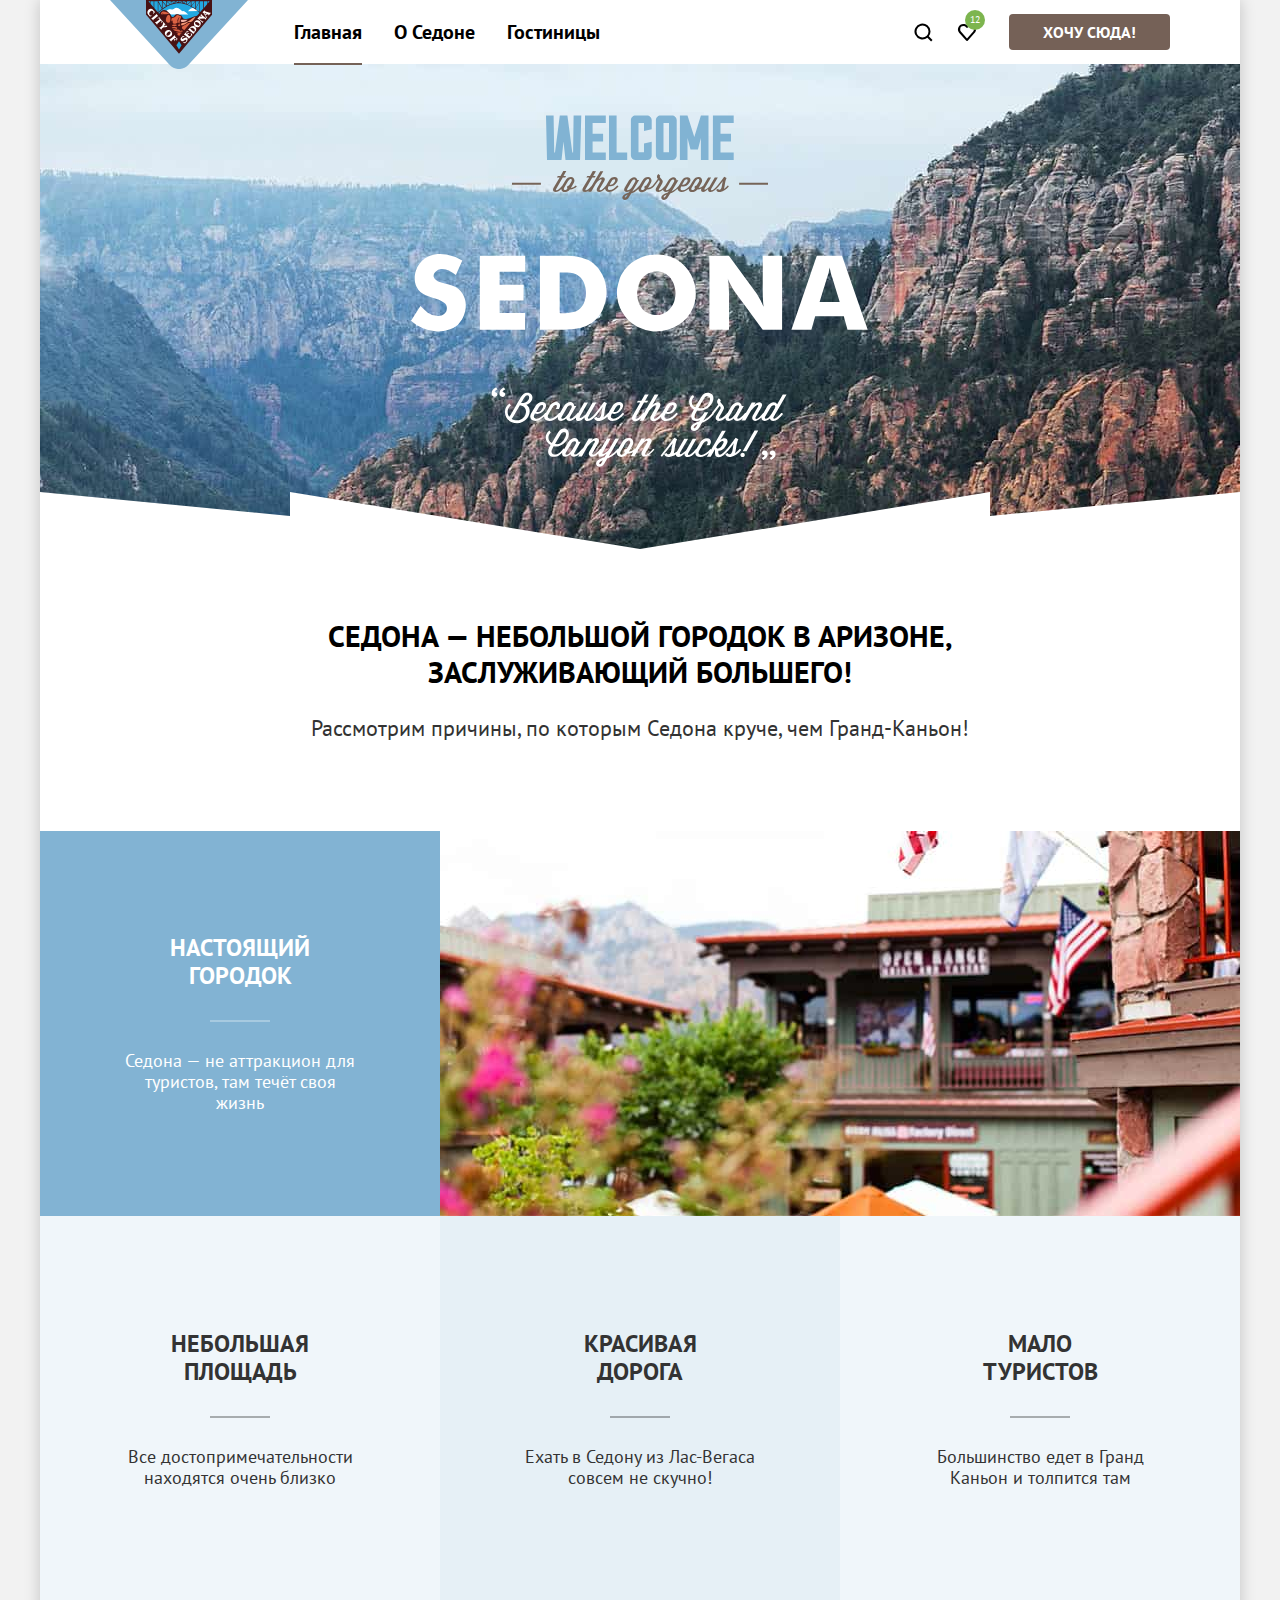
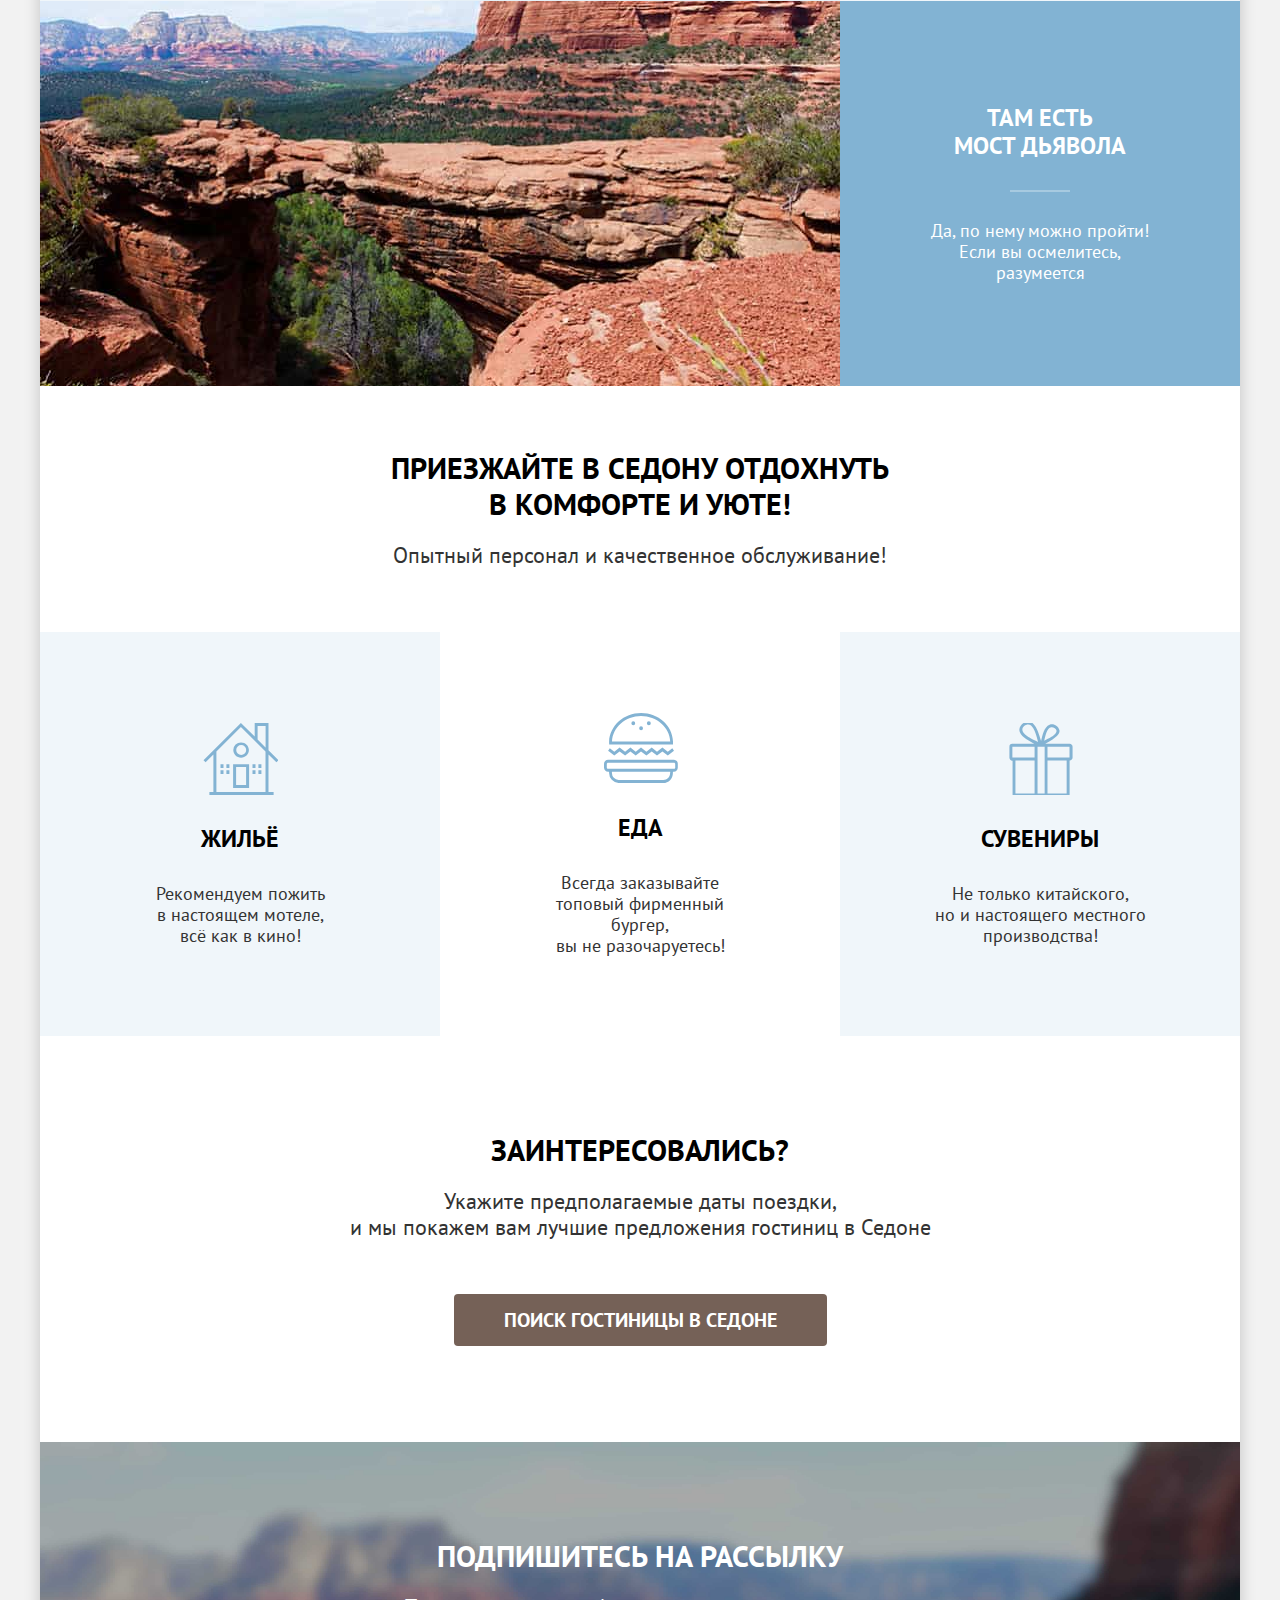
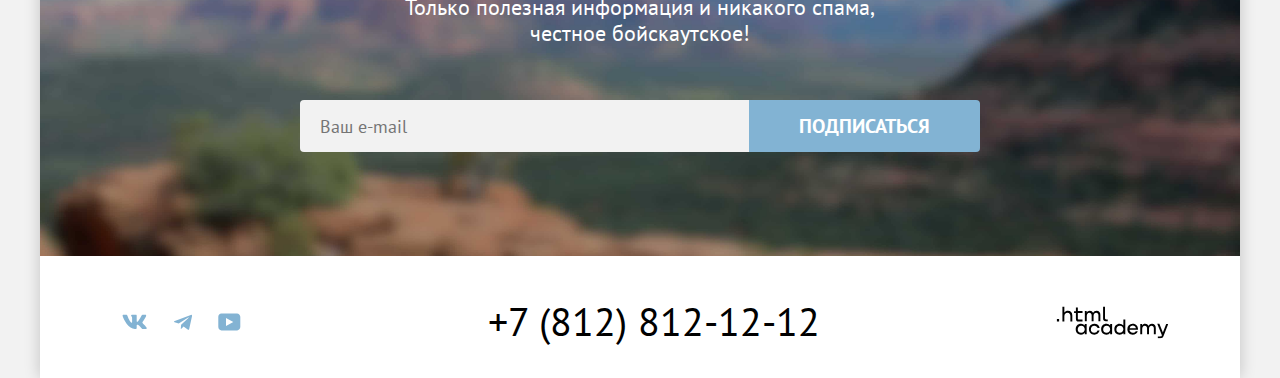
<file: index.html>
<!DOCTYPE html>
<html lang="ru">

  <head>
    <meta charset="utf-8">
    <title>HTML Academy: Седона</title>
    <link rel="stylesheet" href="styles/styles.css">
    <link rel="icon" type="image/x-icon" href="favicon.ico">
  </head>

  <body>
    <div class="page-container">
      <header class="page-header" data-test="header">
        <nav class="navigation content-container">
          <a href="#" class="navigation-logo">
            <img class="navigation-logo-img" src="images/logo.svg" width="140" height="70" alt="Логотип Седона.">
          </a>
          <ul class="navigation-list">
            <li class="navigation-item">
              <a class="navigation-link link-active" aria-current="page" href="#">Главная</a>
            </li>
            <li class="navigation-item">
              <a class="navigation-link" href="#">О Седоне</a>
            </li>
            <li class="navigation-item">
              <a class="navigation-link" href="catalog.html">Гостиницы</a>
            </li>
          </ul>
          <ul class="navigation-user">
            <li class="navigation-user-item">
              <a class="navigation-user-link navigation-user-search" href="#">
                <span class="visually-hidden">Поиск</span>
              </a>
            </li>
            <li class="navigation-user-item">
              <a class="navigation-user-link navigation-user-favourite" href="#">

                <span class="visually-hidden">Избранное</span>
                <span class="favourite-count">12</span>
              </a>
            </li>
          </ul>
          <a class="navigation-button button" href="#"> Хочу сюда!</a>
        </nav>
      </header>
      <main class="main-index main-container" data-test="main">

        <section class="hero" data-test="hero">
          <h1 class="visually-hidden">Cедона - городок для отдыха</h1>
          <img class="hero-img" src="images/welcome.svg" width="458" height="352"
            alt="Welcome to the gorgeous Sedona, because the Grand Canyon sucks!">
        </section>
        <section class="advantages" data-test="advantages">
          <h2 class="visually-hidden">Преимущества Седоны</h2>
          <div class="advantages-slogan-container content-container">
            <p class="common">Седона — небольшой городок в Аризоне, заслуживающий большего!</p>
            <p>Рассмотрим причины, по которым Седона круче, чем Гранд-Каньон!</p>
          </div>
          <ul class="advantages-list">
            <li class="advantages-item wide">
              <div class="item-container">
                <h3 class="advantages-title">Настоящий городок</h3>
                <p class="advantages-description">Седона — не аттракцион для туристов, там течёт своя жизнь</p>
              </div>
              <img class="advantages-img" src="images/photo-1.jpg" width="800" height="385"
                alt="Домики Седоны на фоне гор.">
            </li>
            <li class="advantages-item">
              <h3 class="advantages-title">Небольшая площадь</h3>
              <p class="advantages-description">Все достопримечательности<br>находятся очень близко</p>

            </li>
            <li class="advantages-item">
              <h3 class="advantages-title">Красивая<br>дорога</h3>
              <p class="advantages-description">Ехать в Седону из Лас-Вегаса<br>совсем не скучно!</p>

            </li>
            <li class="advantages-item">
              <h3 class="advantages-title">Мало<br>туристов</h3>
              <p class="advantages-description">Большинство едет в Гранд<br>Каньон и толпится там</p>
            </li>

            <li class="advantages-item wide">
              <img class="advantages-img" src="images/photo-2.jpg" width="800" height="385" alt="Горная узкая дорога.">
              <div class="item-container">
                <h3 class="advantages-title">Там есть<br>мост дьявола</h3>
                <p class="advantages-description">Да, по нему можно пройти!<br>Если вы осмелитесь, разумеется</p>
              </div>
            </li>
          </ul>
        </section>
        <section class="features" data-test="service">
          <div class="features-slogan-container content-container">
            <p class="common">Приезжайте в Седону отдохнуть<br> в комфорте и уюте!</p>
            <p>Опытный персонал и качественное обслуживание!</p>
          </div>
          <ul class="features-list">
            <li class="features-item">
              <h4 class="features-title icon-house">Жильё</h4>
              <p class="features-description">Рекомендуем пожить<br>в настоящем мотеле,<br> всё как в кино!</p>
            </li>
            <li class="features-item">
              <h4 class="features-title icon-food">Еда</h4>
              <p class="features-description">Всегда заказывайте<br>топовый фирменный бургер,<br> вы не разочаруетесь!
              </p>
            </li>
            <li class="features-item">
              <h4 class="features-title icon-gift">Сувениры</h4>
              <p class="features-description">Не только китайского,<br> но и настоящего местного производства!</p>
            </li>
          </ul>
        </section>
        <section class="search" data-test="search">
          <div class="content-container search-text-container">
            <h2 class="search-title common">Заинтересовались?</h2>
            <p class="search-description">Укажите предполагаемые даты поездки,<br> и мы покажем вам лучшие предложения
              гостиниц
              в Седоне</p>
            <button class="search-link" type="button">Поиск гостиницы в Седоне</button>
          </div>
        </section>
        <section class="subscribe" data-test="subscribe">
          <div class="content-container subscribe-container">
            <h2 class="subscribe-title">Подпишитесь на рассылку</h2>
            <p class="subscribe-description">Только полезная информация и никакого спама,<br> честное бойскаутское!</p>
            <form class="subscribe-form" action="https://echo.htmlacademy.ru/" method="get">
              <label class="visually-hidden" for="user-email">Email: </label>
              <input class="subscribe-input" required type="email" placeholder="Ваш e-mail" id="user-email"
                name="user-name">
              <button class="submit-button" type="submit">Подписаться</button>
            </form>
          </div>
        </section>

      </main>
      <footer class="page-footer" data-test="footer">
        <div class="page-footer-container content-container">
          <ul class="social-list">
            <li class="social-item">
              <a href="https://vk.com/htmlacademy" class="social-link">
                <svg class="social-svg" role="img" aria-label="Вконтакте." xmlns="http://www.w3.org/2000/svg" width="25"
                  height="15" viewBox="0 0 25 15">
                  <path fill-rule="evenodd"
                    d="M24.1 1.8c.2-.5 0-1-.8-1h-2.6c-.7 0-1 .4-1.1.8 0 0-1.4 3.2-3.3 5.3-.6.6-.9.8-1.2.8-.2 0-.4-.2-.4-.8V1.8c0-.7-.2-1-.8-1h-4c-.5 0-.8.4-.8.6 0 .7 1 .8 1 2.6v3.8c0 .8 0 1-.4 1-.9 0-3-3.3-4.3-7-.3-.7-.5-1-1.2-1H1.6c-.8 0-1 .4-1 .8 0 .7 1 4 4.2 8.5C7 13.2 10 15 12.8 15c1.7 0 1.9-.4 1.9-1v-2.4c0-.7.2-.8.7-.8.4 0 1 .1 2.6 1.6 1.8 1.8 2 2.6 3 2.6h2.7c.7 0 1.1-.4 1-1.1-.3-.8-1.2-1.8-2.3-3-.6-.8-1.5-1.5-1.8-2-.4-.4-.3-.6 0-1 0 0 3.2-4.5 3.5-6Z"
                    clip-rule="evenodd" />
                </svg>
                <span class="visually-hidden">ВКонтакте</span>
              </a>
            </li>
            <li class="social-item">
              <a href="https://t.me/htmlacademy" class="social-link">
                <svg role="img" aria-label="Телеграмм." xmlns="http://www.w3.org/2000/svg" width="18" height="17"
                  viewBox="0 0 18 17">
                  <path
                    d="M16.8 1 .8 7c-1 .4-1 1-.2 1.3l4.1 1.3 9.5-6c.5-.3.9-.1.5.2l-7.6 7-.3 4.1c.4 0 .6-.2.8-.4l2-2 4.1 3.1c.8.5 1.3.3 1.5-.7L18 2.2c.3-1-.4-1.6-1.1-1.2Z" />
                </svg>
                <span class="visually-hidden">Телеграмм</span>
              </a>
            </li>
            <li class="social-item">
              <a href="https://www.youtube.com/htmlacademy" class="social-link">
                <svg role="img" aria-label="Ютуб." xmlns="http://www.w3.org/2000/svg" width="23" height="18"
                  viewBox="0 0 23 18">
                  <path
                    d="M19 .4H3.4C1.6.4.3 2 .3 3.8v10c0 2 1.3 3.6 3.2 3.6h15.7c1.6 0 3.1-1.6 3.1-3.4V3.8C22.1 2 20.8.4 19 .4ZM8 12.9v-8l7.3 4-7.3 4Z" />
                </svg>
                <span class="visually-hidden">Ютуб</span>
              </a>
            </li>
          </ul>
          <a href="tel:+78128121212" class="footer-tel">+7 (812) 812-12-12</a>
          <a class="copyright" href="https://htmlacademy.ru/">
            <svg class="copyright-logo" role="img" aria-label="Логотип HTML Academy." xmlns="http://www.w3.org/2000/svg"
              width="115" height="34" viewBox="0 0 115 34">
              <g clip-path="url(#a)">
                <path
                  d="M0 13.3v2.6h2.5v-2.6H0ZM11.6 4.9c-1.6 0-2.8.7-3.6 1.7h-.1V.4h-2v15.5h2v-5.3C7.9 8.5 9.2 7 11.2 7c1.8 0 2.9 1.4 2.9 3.2v5.7h2V9.8c.1-3-1.8-5-4.5-5ZM26.6 5.2h-4.8V1.5h-2v3.8h-1.9v2h1.9v6c0 1.7 1 2.7 2.7 2.7h4.1v-2h-3.7c-.7 0-1.1-.4-1.1-1.1V7.2h4.8v-2ZM41.1 5c-1.6 0-2.9.8-3.5 2h-.1a3.7 3.7 0 0 0-3.4-2c-1.4 0-2.5.8-3.1 1.8h-.1V5.2H29v10.6h2v-5.4c0-2 1-3.5 2.6-3.5 1.5 0 2.4 1 2.4 2.6v6.3h2v-5.6c0-2.4 1.4-3.3 2.6-3.3 1.5 0 2.4 1 2.4 2.6v6.3h2V9.3c.1-2.5-1.4-4.3-3.9-4.3ZM47.8 13c0 1.8 1 2.8 2.8 2.8h2v-2h-1.7c-.7 0-1.1-.4-1.1-1.1V.4h-2V13ZM28.9 20a4.9 4.9 0 0 0-3.9-1.7c-3.1 0-5.4 2.3-5.4 5.6s2.3 5.6 5.4 5.6c1.8 0 3-.8 3.8-2h.1v1.7h2V18.6h-2V20Zm-3.6 7.5a3.5 3.5 0 0 1-3.6-3.6c0-2 1.4-3.6 3.6-3.6s3.6 1.6 3.6 3.6c0 1.9-1.4 3.6-3.6 3.6ZM44.2 22.4c-.5-2.4-2.6-4.1-5.4-4.1a5.4 5.4 0 0 0-5.6 5.6c0 3 2.2 5.6 5.6 5.6 2.8 0 4.9-1.8 5.4-4.2h-2.1a3.4 3.4 0 0 1-3.3 2.3 3.5 3.5 0 0 1-3.6-3.6c0-2 1.4-3.6 3.6-3.6 1.6 0 2.8 1 3.3 2.2h2.1v-.2ZM55.1 20a4.9 4.9 0 0 0-3.9-1.7c-3.1 0-5.4 2.3-5.4 5.6s2.3 5.6 5.4 5.6c1.8 0 3-.8 3.8-2h.1v1.7h2V18.6h-2V20Zm-3.6 7.5a3.5 3.5 0 0 1-3.6-3.6c0-2 1.4-3.6 3.6-3.6s3.6 1.6 3.6 3.6c0 1.9-1.5 3.6-3.6 3.6ZM68.7 20.2a5 5 0 0 0-3.9-2c-3.1 0-5.4 2.4-5.4 5.7 0 3.3 2.2 5.6 5.4 5.6 1.7 0 3-.8 3.8-1.8h.1v1.5h2V13.8h-2v6.4Zm-3.6 7.3a3.5 3.5 0 0 1-3.6-3.6c0-2 1.4-3.6 3.6-3.6s3.6 1.6 3.6 3.6c-.1 2-1.5 3.6-3.6 3.6ZM78.3 18.3a5.4 5.4 0 0 0-5.5 5.6c0 3 2.1 5.6 5.5 5.6 2.5 0 4.5-1.3 5.2-3.6h-2.1c-.5 1-1.6 1.6-3 1.6-1.9 0-3.3-1.3-3.4-3h8.8c.2-3.5-2-6.2-5.5-6.2Zm0 1.9c1.7 0 3 1 3.3 2.6h-6.5a3.2 3.2 0 0 1 3.2-2.6ZM98.2 18.3a4 4 0 0 0-3.6 2h-.1c-.6-1.2-1.8-2-3.4-2-1.4 0-2.5.7-3.1 1.8v-1.5h-1.9v10.6h2v-5.4c0-2 1-3.4 2.6-3.5 1.5 0 2.4 1 2.4 2.6v6.3h2v-5.6c0-2.4 1.4-3.3 2.6-3.3 1.5 0 2.4 1 2.4 2.6v6.3h2v-6.5c.1-2.6-1.4-4.4-3.9-4.4ZM109.4 27.4l-3.6-9h-2.2l4.8 11.7c-.3.9-.7 1.2-1.7 1.2h-2.5v2h2.5c1.8 0 2.8-.8 3.5-2.6l4.7-12.2h-2.1l-3.4 8.9Z" />
              </g>
              <defs>
                <clipPath id="a">
                  <path d=" M0 .4h115v33H0z" />
                </clipPath>
              </defs>
            </svg>
          </a>
        </div>
      </footer>
    </div>
    <div class="modal-container modal-hide">
      <div class="modal">
        <button class="modal-close-button" type="button">
          <span class="visually-hidden">Закрыть</span>
        </button>
        <section class="modal-search">
          <h2 class="modal-search-title">Поиск гостиницы в Седоне</h2>
          <form class="modal-form" action="https://echo.htmlacademy.ru/" method="get">
            <div class="modal-label-container date-container">
              <label class="modal-label" for="date-arrival">Дата Заезда:</label>
              <div class="alert-input-container">
                <input id="date-arrival" required type="text" name="date-arrival" placeholder="Укажите дату"
                  value="27 апреля 2020">
                <span class="alert alert-error">Мы не можем отправить вас в прошлое.</span>
              </div>
            </div>
            <div class="modal-label-container date-container">
              <label class="modal-label" for="date-departure">Дата Выезда:</label>
              <div class="alert-input-container">
                <input id="date-departure" required type="text" name="date-departure" placeholder="Укажите дату"
                  value="1 сентября 2023">
                <span class="alert">На эти даты есть свободные номера. Пока есть.</span>
              </div>
            </div>
            <div class="modal-label-container">
              <label for="adult" class="modal-label count-label">Взрослые: </label>
              <div class="modal-button-container">
                <button class="count-less count-number" type="button"><span class="visually-hidden">Уменьшить
                    количество
                    взрослых</span>
                  <svg xmlns="http://www.w3.org/2000/svg" role="img" aria-label="Знак минуса" width="20" height="20"
                    viewBox="0 0 20 20">
                    <path class="count-path" fill="#756157" fill-opacity=".3" d="M3 9v2h14V9H3Z" />
                  </svg></button>
                <input id="adult" required type="number" value="2" name="adult-count" class="count-input">
                <button class="count-more count-number" type="button"><span class="visually-hidden">Увеличить
                    количество
                    взрослых</span><svg role="img" aria-label="Знак плюса" xmlns="http://www.w3.org/2000/svg" width="20"
                    height="20" fill="none" viewBox="0 0 20 20">
                    <path class="count-path" fill="#756157" fill-opacity=".3" d="M17 9h-6V3H9v6H3v2h6v6h2v-6h6V9Z" />
                  </svg>
                </button>
              </div>
            </div>
            <div class="modal-label-container">
              <span class="modal-label">
                <label class="modal-label count-label" for="kid">Дети:</label>
                <span class="tooltip"><button class="tooltip-toggle" aria-labelledby="tooltip-label-date"
                    type="button"></button>
                  <span role="tooltip" id="tooltip-label-date" class="tooltip-text">Укажите количество детей, которые
                    будут с вами, возраст которых от 6 до 18 лет. Дети до 6 лет размещаются бесплатно.</span>
                </span>
              </span>
              <div class="modal-button-container">
                <button class="count-less count-number" type="button"><span class="visually-hidden">Уменьшить
                    количество
                    детей</span><svg role="img" aria-label="Знак минуса" xmlns="http://www.w3.org/2000/svg" width="20"
                    height="20" fill="none" viewBox="0 0 20 20">
                    <path class="count-path" fill="#756157" fill-opacity=".3" d="M3 9v2h14V9H3Z" />
                  </svg></button>
                <input id="kid" required type="number" value="2" name="kid-count" class="count-input">
                <button class="count-more count-number" type="button"><span class="visually-hidden">Увеличить
                    количество
                    детей</span><svg aria-label="Знак плюса" role="img" xmlns="http://www.w3.org/2000/svg" width="20"
                    height="20" fill="none" viewBox="0 0 20 20">
                    <path class="count-path" fill="#756157" fill-opacity=".3" d="M17 9h-6V3H9v6H3v2h6v6h2v-6h6V9Z" />
                  </svg>
                </button>
              </div>
            </div>
            <button type="submit" class="button modal-button">Найти</button>
          </form>
        </section>
      </div>
    </div>
  </body>

</html>
</file>
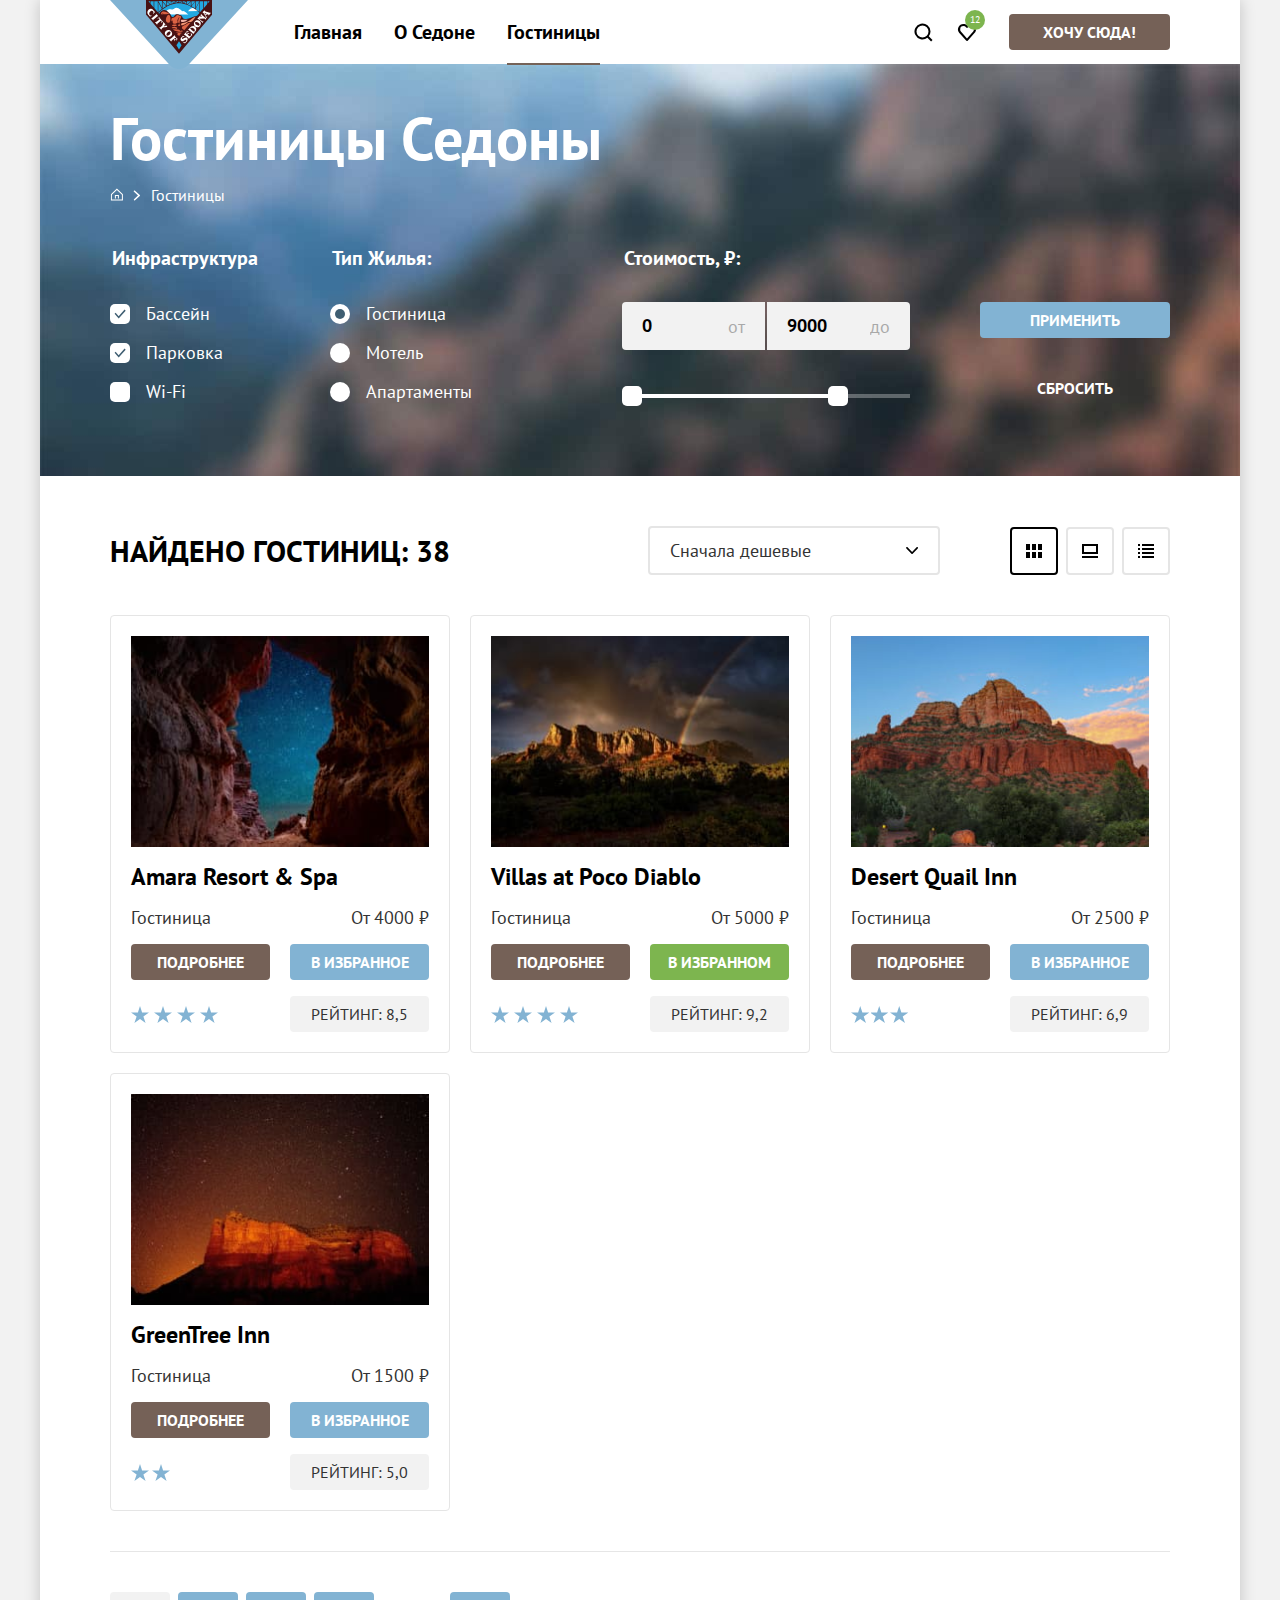
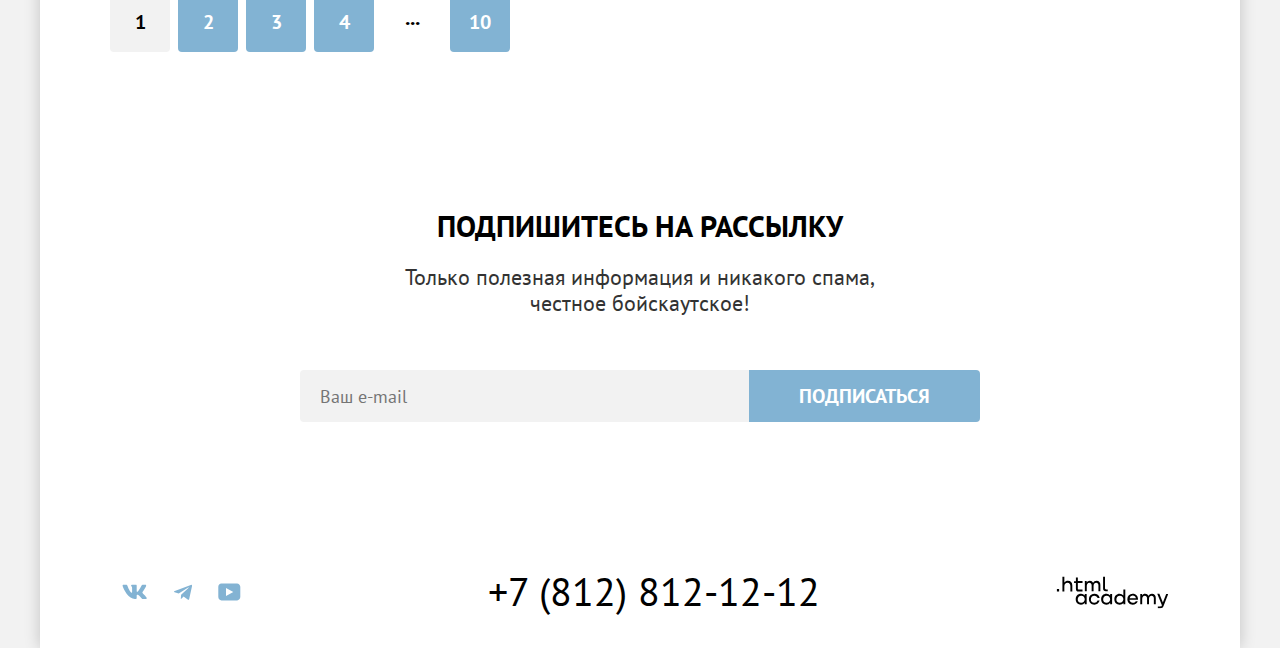
<file: catalog.html>
<!DOCTYPE html>
<html lang="ru">

  <head>
    <meta charset="utf-8">
    <title>Седона. Гостиницы</title>
    <link rel="stylesheet" href="styles/styles.css">
    <link rel="icon" type="image/x-icon" href="favicon.ico">
  </head>

  <body>
    <div class="page-container">
      <header class="page-header" data-test="header">
        <nav class="navigation content-container">
          <a href="index.html" class="navigation-logo">
            <img class="navigation-logo-img" src="images/logo.svg" width="140" height="70" alt="Логотип Седона.">
          </a>
          <ul class="navigation-list">
            <li class="navigation-item">
              <a class="navigation-link" href="index.html">Главная</a>
            </li>
            <li class="navigation-item">
              <a class="navigation-link" href="#">О Седоне</a>
            </li>
            <li class="navigation-item">
              <a class="navigation-link link-active" aria-current="page" href="#">Гостиницы</a>
            </li>
          </ul>
          <ul class="navigation-user">
            <li class="navigation-user-item navigation-user-search">
              <a class="navigation-user-link" href="#">
                <span class="visually-hidden">Поиск</span>
              </a>
            </li>
            <li class="navigation-user-item  navigation-user-favourite">
              <a class="navigation-user-link" href="#">
                <span class="visually-hidden">Избранное</span>
                <span class="favourite-count">12</span>
              </a>
            </li>
          </ul>
          <a class="navigation-button button" href="#"> Хочу сюда!</a>
        </nav>
      </header>
      <main class="main-inner main-container" data-test="main">
        <div class="background-container">
          <div class="content-container">
            <h1 class="inner-title">Гостиницы Седоны</h1>
            <ol class="breadcrumbs">
              <li class="breadcrumbs-item">
                <a class="breadcrumbs-link home-link" href="index.html">
                  <span class="visually-hidden">Главная</span>
                </a>
              </li>
              <li class="breadcrumbs-item">
                <a class="breadcrumbs-link" href="#">Гостиницы</a>
              </li>
            </ol>
            <section class="filters" data-test="filter">
              <h2 class="visually-hidden">Фильтры гостиниц</h2>
              <form class="filter-form" action="https://echo.htmlacademy.ru/" method="get">
                <fieldset class="filter-group">
                  <legend class="filter-group-title">Инфраструктура</legend>
                  <ul class="filter-list">
                    <li class="filter-item">
                      <label class="control">
                        <input type="checkbox" class="visually-hidden control-input" name="pool" checked>
                        <span class="control-mark"></span>
                        <span class="control-label">Бассейн</span>
                      </label>
                    </li>
                    <li class="filter-item">
                      <label class="control">
                        <input type="checkbox" class="visually-hidden control-input" name="parking" checked>
                        <span class="control-mark"></span>
                        <span class="control-label">Парковка</span>
                      </label>
                    </li>
                    <li class="filter-item">
                      <label class="control">
                        <input type="checkbox" class="visually-hidden control-input" name="wi-fi">
                        <span class="control-mark"></span>
                        <span class="control-label">Wi-Fi</span>
                      </label>
                    </li>
                  </ul>
                </fieldset>
                <fieldset class="filter-group">
                  <legend class="filter-group-title">Тип Жилья:</legend>
                  <ul class="filter-list">
                    <li class="filter-item">
                      <label class="control">
                        <input type="radio" class="visually-hidden control-input" value="hotel" name="house-type"
                          checked>
                        <span class="control-mark"></span>
                        <span class="control-label">Гостиница</span>
                      </label>
                    </li>
                    <li class="filter-item">
                      <label class="control">
                        <input type="radio" class="visually-hidden control-input" value="motel" name="house-type">
                        <span class="control-mark"></span>
                        <span class="control-label">Мотель</span>
                      </label>
                    </li>
                    <li class="filter-item">
                      <label class="control">
                        <input type="radio" class="visually-hidden control-input" value="apartment" name="house-type">
                        <span class="control-mark"></span>
                        <span class="control-label">Апартаменты</span>
                      </label>
                    </li>
                  </ul>
                </fieldset>
                <fieldset class="filter-group filter-group-price">
                  <legend class="filter-group-title">Стоимость, ₽:</legend>
                  <div class="filter-price-container">
                    <div class="control-interval-container">
                      <label class="control-interval control-input-min">
                        <input type="number" min="0" max="9000" name="min-interval" value="0">
                        <span>от</span>
                      </label>
                      <label class="control-interval control-input-max">
                        <input type="number" min="0" max="9000" name="max-interval" value="9000">
                        <span>до</span>
                      </label>
                    </div>
                    <div class="range-scale ">
                      <div class="range-bar" style="left:0; width: 226px;">
                        <button class="range-scale-button min-button" type="button">
                          <span class="visually-hidden">Минимальная цена</span>
                        </button>
                        <button class="range-scale-button max-button" type="button">
                          <span class="visually-hidden">Максимальная цена</span>
                        </button>
                      </div>
                    </div>
                  </div>
                </fieldset>
                <div class="filter-buttons-container">
                  <button class="filter-submit filter-buttons" type="submit">Применить</button>
                  <button class="filter-reset filter-buttons" type="reset">Сбросить</button>
                </div>

              </form>
            </section>
          </div>
        </div>

        <section class="catalog-products" data-test="catalog">
          <div class="content-container">
            <div class="catalog-products-container">
              <h2 class="catalog-products-title">Найдено гостиниц:
                <span class="search-count">38</span>
              </h2>
              <select class="select-control">
                <option value="cheaper">Сначала дешевые</option>
                <option value="expensive">Сначала дорогие</option>
              </select>
              <ul class="view-products-button">
                <li class="view-products-button-item">
                  <a class="view-products-button-link tile-view view-current" href="#">
                    <span class="visually-hidden">Отобразить плиткой</span>
                  </a>
                </li>
                <li class="view-products-button-item">
                  <a class="view-products-button-link card-view" href="#">
                    <span class="visually-hidden">Отобразить карточкой</span>
                  </a>
                </li>
                <li class="view-products-button-item">
                  <a class="view-products-button-link list-view" href="#">
                    <span class="visually-hidden">Отобразить списком</span>
                  </a>
                </li>
              </ul>
            </div>
            <ul class="products-list">
              <li class="products-card">
                <img class="products-card-img" src="images/catalog-images/hotel-1.jpg" width="300" height="212"
                  alt="Скалы на фоне звезд.">
                <h3 class="products-card-title">Amara Resort & Spa</h3>
                <p class="products-card-type">Гостиница</p>
                <p class="products-card-price">От 4000 ₽</p>
                <a class="products-card-button-more button" href="#">Подробнее</a>
                <button class="favourite-button  button" type="button">В избранное</button>
                <div class="products-card-stars stars-four">
                  <span class="visually-hidden">4 звезды</span>
                </div>
                <p class="products-card-rating">Рейтинг:
                  <span class="rating-count">8,5</span>
                </p>

              </li>
              <li class="products-card">
                <img class="products-card-img" src="images/catalog-images/hotel-2.jpg" width="300" height="212"
                  alt="Скалы на фоне радуги.">
                <h3 class="products-card-title">Villas at Poco Diablo</h3>
                <p class="products-card-type">Гостиница</p>
                <p class="products-card-price">От 5000 ₽</p>
                <a class="products-card-button-more button" href="#">Подробнее</a>
                <button class="unfavourite-button  button" type="button">В избранном</button>
                <div class="products-card-stars stars-four">
                  <span class="visually-hidden">4 звезды</span>
                </div>
                <p class="products-card-rating">Рейтинг:
                  <span class="rating-count">9,2</span>
                </p>

              </li>
              <li class="products-card">
                <img class="products-card-img" src="images/catalog-images/hotel-3.jpg" width="300" height="212"
                  alt="Скала и закат.">
                <h3 class="products-card-title">Desert Quail Inn</h3>
                <p class="products-card-type">Гостиница</p>
                <p class="products-card-price">От 2500 ₽</p>
                <a class="products-card-button-more button" href="#">Подробнее</a>
                <button class="favourite-button  button" type="button">В избранное</button>
                <div class="products-card-stars stars-three">
                  <span class="visually-hidden">3 звезды</span>
                </div>
                <p class="products-card-rating">Рейтинг:
                  <span class="rating-count">6,9</span>
                </p>
              </li>
              <li class="products-card">
                <img class="products-card-img" src="images/catalog-images/hotel-4.jpg" width="300" height="212"
                  alt="Ночное небо со звездами и темные скалы.">
                <h3 class="products-card-title">GreenTree Inn</h3>
                <p class="products-card-type">Гостиница</p>
                <p class="products-card-price">От 1500 ₽</p>
                <a class="products-card-button-more button" href="#">Подробнее</a>
                <button class="favourite-button  button" type="button">В избранное</button>
                <div class="products-card-stars stars-two">
                  <span class="visually-hidden">2 звезды</span>
                </div>
                <p class="products-card-rating">Рейтинг:
                  <span class="rating-count">5,0</span>
                </p>
              </li>
            </ul>
            <ul class="pagination-list">
              <li class="pagination-item">
                <a class="pagination-link link-current" href="#">1</a>
              </li>
              <li class="pagination-item">
                <a class="pagination-link" href="#">2</a>
              </li>
              <li class="pagination-item">
                <a class="pagination-link" href="#">3</a>
              </li>
              <li class="pagination-item">
                <a class="pagination-link" href="#">4</a>
              </li>
              <li class="pagination-item">
                <a class="pagination-link pagination-more" href="#">...</a>

              </li>
              <li class="pagination-item">
                <a class="pagination-link" href="#">10</a>
              </li>
            </ul>
          </div>
        </section>
        <section class="subscribe-catalog" data-test="subscribe">
          <div class="content-container subscribe-container">
            <h2 class="subscribe-title">Подпишитесь на рассылку</h2>
            <p class="subscribe-description">Только полезная информация и никакого спама,<br> честное бойскаутское!</p>
            <form class="subscribe-form" action="https://echo.htmlacademy.ru/" method="get">
              <label class="visually-hidden" for="user-email">Email: </label>
              <input class="subscribe-input" required type="email" placeholder="Ваш e-mail" id="user-email"
                name="user-name">
              <button class="submit-button" type="submit">Подписаться</button>
            </form>
          </div>
        </section>
      </main>
      <footer class="page-footer" data-test="footer">
        <div class="page-footer-container content-container">
          <ul class="social-list">
            <li class="social-item">
              <a href="https://vk.com/htmlacademy" class="social-link">
                <svg class="social-svg" role="img" aria-label="Вконтакте." xmlns="http://www.w3.org/2000/svg" width="25"
                  height="15" viewBox="0 0 25 15">
                  <path fill-rule="evenodd"
                    d="M24.1 1.8c.2-.5 0-1-.8-1h-2.6c-.7 0-1 .4-1.1.8 0 0-1.4 3.2-3.3 5.3-.6.6-.9.8-1.2.8-.2 0-.4-.2-.4-.8V1.8c0-.7-.2-1-.8-1h-4c-.5 0-.8.4-.8.6 0 .7 1 .8 1 2.6v3.8c0 .8 0 1-.4 1-.9 0-3-3.3-4.3-7-.3-.7-.5-1-1.2-1H1.6c-.8 0-1 .4-1 .8 0 .7 1 4 4.2 8.5C7 13.2 10 15 12.8 15c1.7 0 1.9-.4 1.9-1v-2.4c0-.7.2-.8.7-.8.4 0 1 .1 2.6 1.6 1.8 1.8 2 2.6 3 2.6h2.7c.7 0 1.1-.4 1-1.1-.3-.8-1.2-1.8-2.3-3-.6-.8-1.5-1.5-1.8-2-.4-.4-.3-.6 0-1 0 0 3.2-4.5 3.5-6Z"
                    clip-rule="evenodd" />
                </svg>
                <span class="visually-hidden">ВКонтакте</span>
              </a>
            </li>
            <li class="social-item">
              <a href="https://t.me/htmlacademy" class="social-link">
                <svg role="img" aria-label="Телеграмм." xmlns="http://www.w3.org/2000/svg" width="18" height="17"
                  viewBox="0 0 18 17">
                  <path
                    d="M16.8 1 .8 7c-1 .4-1 1-.2 1.3l4.1 1.3 9.5-6c.5-.3.9-.1.5.2l-7.6 7-.3 4.1c.4 0 .6-.2.8-.4l2-2 4.1 3.1c.8.5 1.3.3 1.5-.7L18 2.2c.3-1-.4-1.6-1.1-1.2Z" />
                </svg>
                <span class="visually-hidden">Телеграмм</span>
              </a>
            </li>
            <li class="social-item">
              <a href="https://www.youtube.com/htmlacademy" class="social-link">
                <svg role="img" aria-label="Ютуб." xmlns="http://www.w3.org/2000/svg" width="23" height="18"
                  viewBox="0 0 23 18">
                  <path
                    d="M19 .4H3.4C1.6.4.3 2 .3 3.8v10c0 2 1.3 3.6 3.2 3.6h15.7c1.6 0 3.1-1.6 3.1-3.4V3.8C22.1 2 20.8.4 19 .4ZM8 12.9v-8l7.3 4-7.3 4Z" />
                </svg>
                <span class="visually-hidden">Ютуб</span>
              </a>
            </li>
          </ul>
          <a href="tel:+78128121212" class="footer-tel">+7 (812) 812-12-12</a>
          <a class="copyright" href="https://htmlacademy.ru/">
            <svg class="copyright-logo" role="img" aria-label="Логотип HTML Academy." xmlns="http://www.w3.org/2000/svg"
              width="115" height="34" viewBox="0 0 115 34">
              <g clip-path="url(#a)">
                <path
                  d="M0 13.3v2.6h2.5v-2.6H0ZM11.6 4.9c-1.6 0-2.8.7-3.6 1.7h-.1V.4h-2v15.5h2v-5.3C7.9 8.5 9.2 7 11.2 7c1.8 0 2.9 1.4 2.9 3.2v5.7h2V9.8c.1-3-1.8-5-4.5-5ZM26.6 5.2h-4.8V1.5h-2v3.8h-1.9v2h1.9v6c0 1.7 1 2.7 2.7 2.7h4.1v-2h-3.7c-.7 0-1.1-.4-1.1-1.1V7.2h4.8v-2ZM41.1 5c-1.6 0-2.9.8-3.5 2h-.1a3.7 3.7 0 0 0-3.4-2c-1.4 0-2.5.8-3.1 1.8h-.1V5.2H29v10.6h2v-5.4c0-2 1-3.5 2.6-3.5 1.5 0 2.4 1 2.4 2.6v6.3h2v-5.6c0-2.4 1.4-3.3 2.6-3.3 1.5 0 2.4 1 2.4 2.6v6.3h2V9.3c.1-2.5-1.4-4.3-3.9-4.3ZM47.8 13c0 1.8 1 2.8 2.8 2.8h2v-2h-1.7c-.7 0-1.1-.4-1.1-1.1V.4h-2V13ZM28.9 20a4.9 4.9 0 0 0-3.9-1.7c-3.1 0-5.4 2.3-5.4 5.6s2.3 5.6 5.4 5.6c1.8 0 3-.8 3.8-2h.1v1.7h2V18.6h-2V20Zm-3.6 7.5a3.5 3.5 0 0 1-3.6-3.6c0-2 1.4-3.6 3.6-3.6s3.6 1.6 3.6 3.6c0 1.9-1.4 3.6-3.6 3.6ZM44.2 22.4c-.5-2.4-2.6-4.1-5.4-4.1a5.4 5.4 0 0 0-5.6 5.6c0 3 2.2 5.6 5.6 5.6 2.8 0 4.9-1.8 5.4-4.2h-2.1a3.4 3.4 0 0 1-3.3 2.3 3.5 3.5 0 0 1-3.6-3.6c0-2 1.4-3.6 3.6-3.6 1.6 0 2.8 1 3.3 2.2h2.1v-.2ZM55.1 20a4.9 4.9 0 0 0-3.9-1.7c-3.1 0-5.4 2.3-5.4 5.6s2.3 5.6 5.4 5.6c1.8 0 3-.8 3.8-2h.1v1.7h2V18.6h-2V20Zm-3.6 7.5a3.5 3.5 0 0 1-3.6-3.6c0-2 1.4-3.6 3.6-3.6s3.6 1.6 3.6 3.6c0 1.9-1.5 3.6-3.6 3.6ZM68.7 20.2a5 5 0 0 0-3.9-2c-3.1 0-5.4 2.4-5.4 5.7 0 3.3 2.2 5.6 5.4 5.6 1.7 0 3-.8 3.8-1.8h.1v1.5h2V13.8h-2v6.4Zm-3.6 7.3a3.5 3.5 0 0 1-3.6-3.6c0-2 1.4-3.6 3.6-3.6s3.6 1.6 3.6 3.6c-.1 2-1.5 3.6-3.6 3.6ZM78.3 18.3a5.4 5.4 0 0 0-5.5 5.6c0 3 2.1 5.6 5.5 5.6 2.5 0 4.5-1.3 5.2-3.6h-2.1c-.5 1-1.6 1.6-3 1.6-1.9 0-3.3-1.3-3.4-3h8.8c.2-3.5-2-6.2-5.5-6.2Zm0 1.9c1.7 0 3 1 3.3 2.6h-6.5a3.2 3.2 0 0 1 3.2-2.6ZM98.2 18.3a4 4 0 0 0-3.6 2h-.1c-.6-1.2-1.8-2-3.4-2-1.4 0-2.5.7-3.1 1.8v-1.5h-1.9v10.6h2v-5.4c0-2 1-3.4 2.6-3.5 1.5 0 2.4 1 2.4 2.6v6.3h2v-5.6c0-2.4 1.4-3.3 2.6-3.3 1.5 0 2.4 1 2.4 2.6v6.3h2v-6.5c.1-2.6-1.4-4.4-3.9-4.4ZM109.4 27.4l-3.6-9h-2.2l4.8 11.7c-.3.9-.7 1.2-1.7 1.2h-2.5v2h2.5c1.8 0 2.8-.8 3.5-2.6l4.7-12.2h-2.1l-3.4 8.9Z" />
              </g>
              <defs>
                <clipPath id="a">
                  <path d=" M0 .4h115v33H0z" />
                </clipPath>
              </defs>
            </svg>
          </a>
        </div>
      </footer>
    </div>
  </body>

</html>
</file>
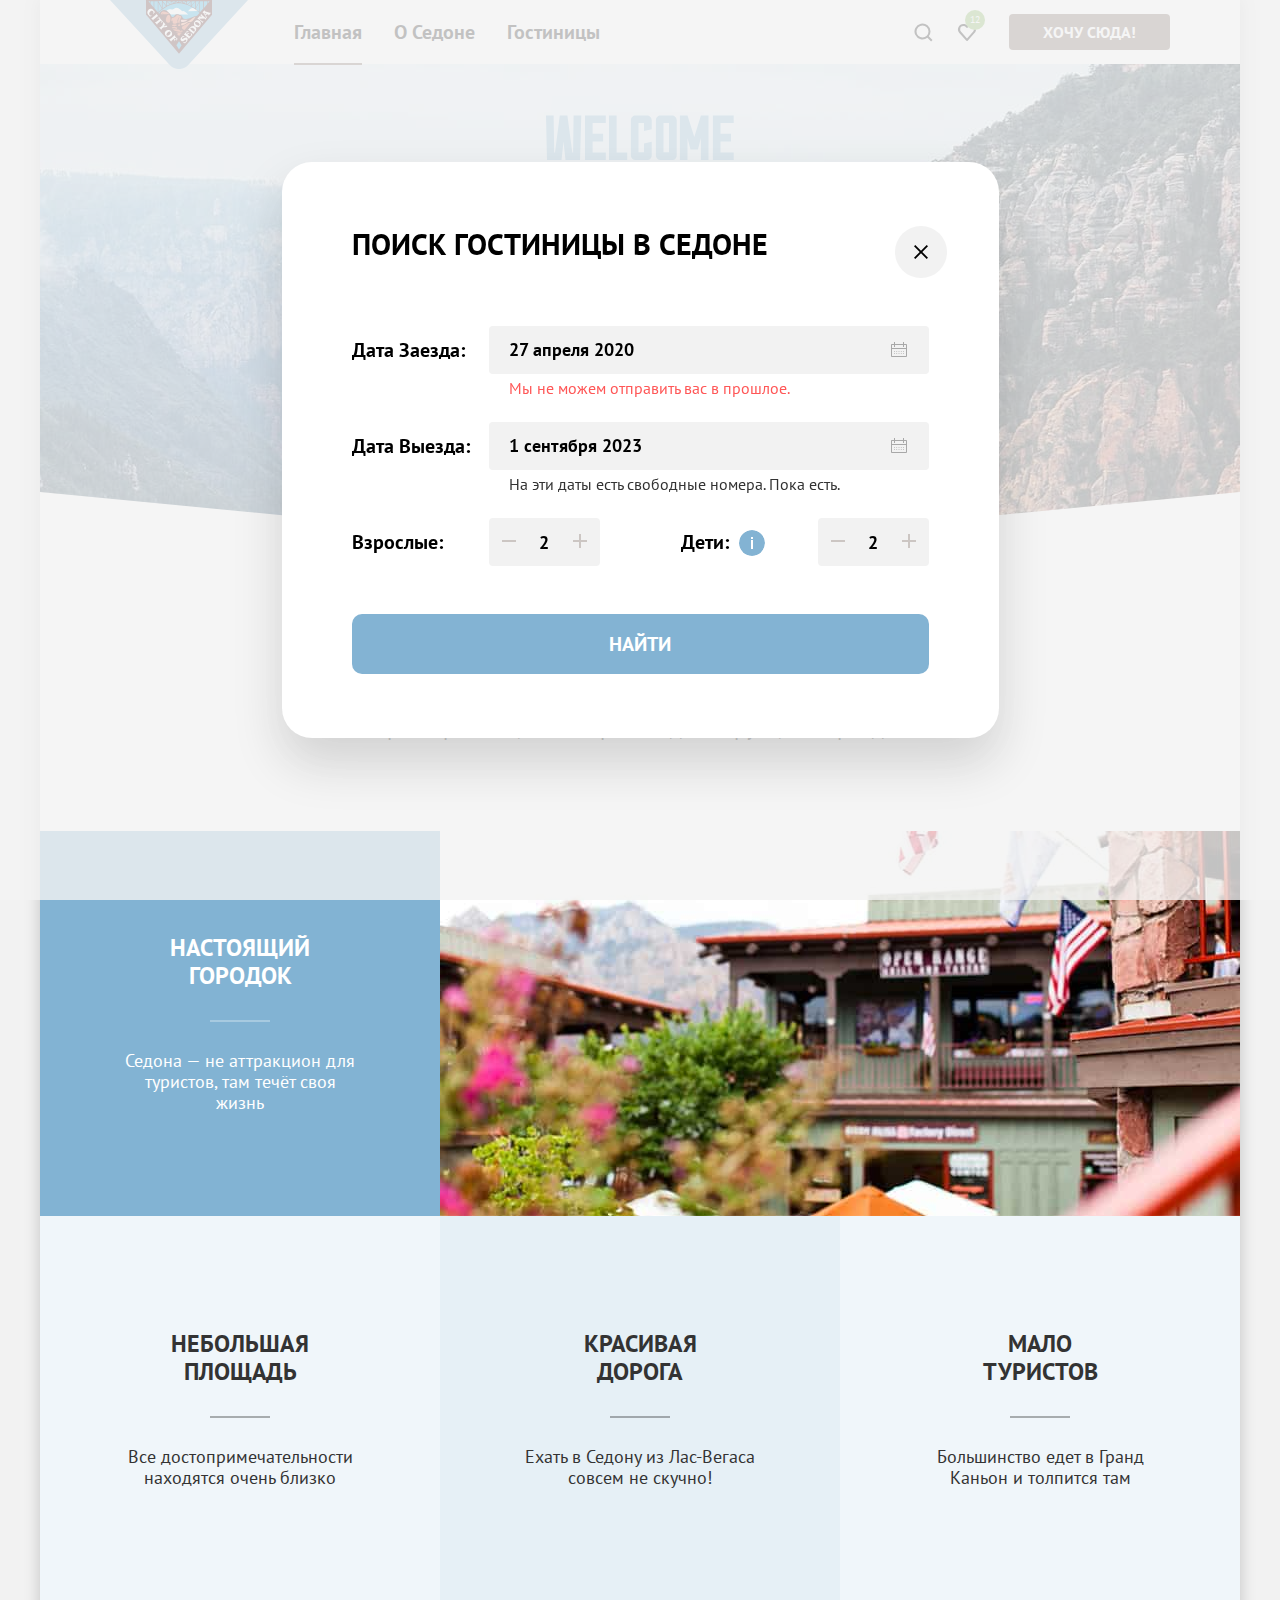
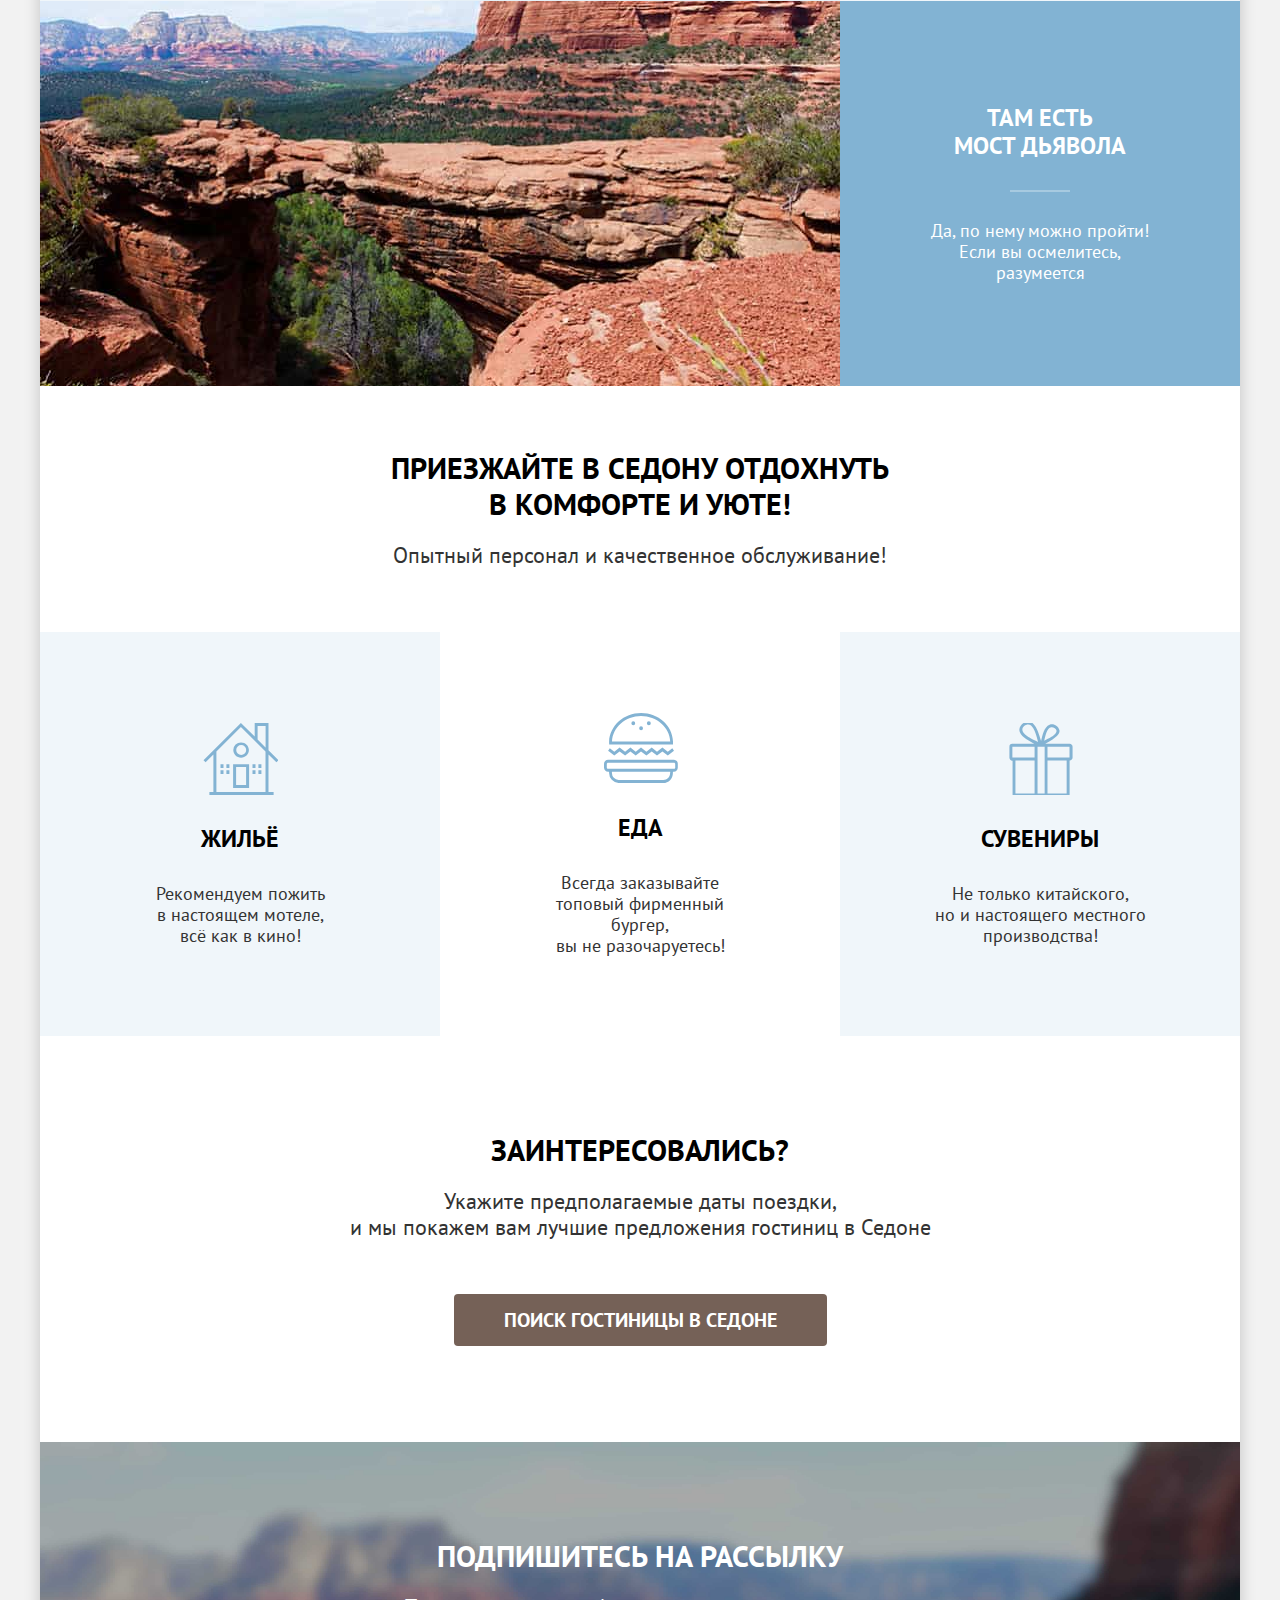
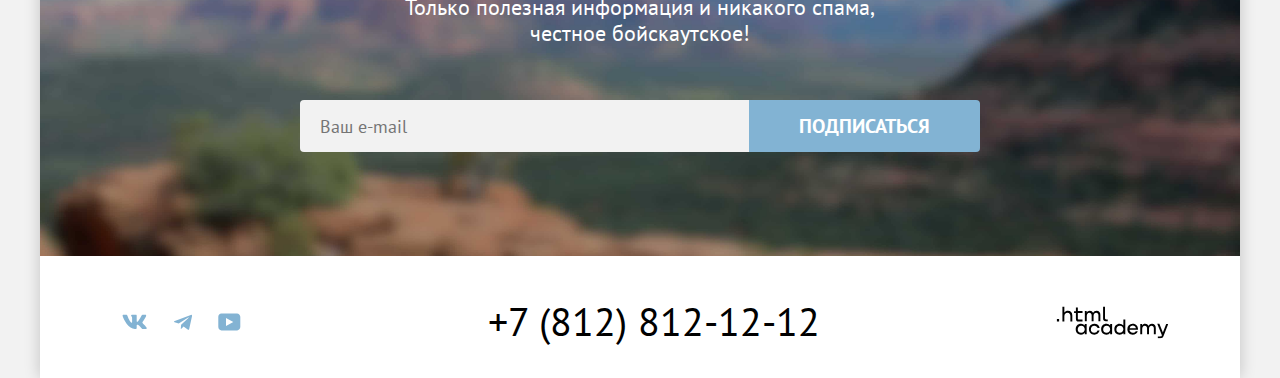
<file: modal.html>
<!DOCTYPE html>
<html lang="ru">

  <head>
    <meta charset="utf-8">
    <title>HTML Academy: Седона</title>
    <link rel="stylesheet" href="styles/styles.css">
    <link rel="icon" type="image/x-icon" href="favicon.ico">
  </head>

  <body>
    <div class="page-container">
      <header class="page-header" data-test="header">
        <nav class="navigation content-container">
          <a href="#" class="navigation-logo">
            <img class="navigation-logo-img" src="images/logo.svg" width="140" height="70" alt="Логотип Седона.">
          </a>
          <ul class="navigation-list">
            <li class="navigation-item">
              <a class="navigation-link link-active" aria-current="page" href="#">Главная</a>
            </li>
            <li class="navigation-item">
              <a class="navigation-link" href="#">О Седоне</a>
            </li>
            <li class="navigation-item">
              <a class="navigation-link" href="catalog.html">Гостиницы</a>
            </li>
          </ul>
          <ul class="navigation-user">
            <li class="navigation-user-item">
              <a class="navigation-user-link navigation-user-search" href="#">
                <span class="visually-hidden">Поиск</span>
              </a>
            </li>
            <li class="navigation-user-item">
              <a class="navigation-user-link navigation-user-favourite" href="#">

                <span class="visually-hidden">Избранное</span>
                <span class="favourite-count">12</span>
              </a>
            </li>
          </ul>
          <a class="navigation-button button" href="#"> Хочу сюда!</a>
        </nav>
      </header>
      <main class="main-index main-container" data-test="main">

        <section class="hero" data-test="hero">
          <h1 class="visually-hidden">Cедона - городок для отдыха</h1>
          <img class="hero-img" src="images/welcome.svg" width="458" height="352"
            alt="Welcome to the gorgeous Sedona, because the Grand Canyon sucks!">
        </section>
        <section class="advantages" data-test="advantages">
          <h2 class="visually-hidden">Преимущества Седоны</h2>
          <div class="advantages-slogan-container content-container">
            <p class="common">Седона — небольшой городок в Аризоне, заслуживающий большего!</p>
            <p>Рассмотрим причины, по которым Седона круче, чем Гранд-Каньон!</p>
          </div>
          <ul class="advantages-list">
            <li class="advantages-item wide">
              <div class="item-container">
                <h3 class="advantages-title">Настоящий городок</h3>
                <p class="advantages-description">Седона — не аттракцион для туристов, там течёт своя жизнь</p>
              </div>
              <img class="advantages-img" src="images/photo-1.jpg" width="800" height="385"
                alt="Домики Седоны на фоне гор.">
            </li>
            <li class="advantages-item">
              <h3 class="advantages-title">Небольшая площадь</h3>
              <p class="advantages-description">Все достопримечательности<br>находятся очень близко</p>

            </li>
            <li class="advantages-item">
              <h3 class="advantages-title">Красивая<br>дорога</h3>
              <p class="advantages-description">Ехать в Седону из Лас-Вегаса<br>совсем не скучно!</p>

            </li>
            <li class="advantages-item">
              <h3 class="advantages-title">Мало<br>туристов</h3>
              <p class="advantages-description">Большинство едет в Гранд<br>Каньон и толпится там</p>
            </li>

            <li class="advantages-item wide">
              <img class="advantages-img" src="images/photo-2.jpg" width="800" height="385" alt="Горная узкая дорога.">
              <div class="item-container">
                <h3 class="advantages-title">Там есть<br>мост дьявола</h3>
                <p class="advantages-description">Да, по нему можно пройти!<br>Если вы осмелитесь, разумеется</p>
              </div>


            </li>
          </ul>
        </section>
        <section class="features" data-test="service">
          <div class="features-slogan-container content-container">
            <p class="common">Приезжайте в Седону отдохнуть<br> в комфорте и уюте!</p>
            <p>Опытный персонал и качественное обслуживание!</p>
          </div>
          <ul class="features-list">
            <li class="features-item">
              <h4 class="features-title icon-house">Жильё</h4>
              <p class="features-description">Рекомендуем пожить<br>в настоящем мотеле,<br> всё как в кино!</p>
            </li>
            <li class="features-item">
              <h4 class="features-title icon-food">Еда</h4>
              <p class="features-description">Всегда заказывайте<br>топовый фирменный бургер,<br> вы не разочаруетесь!
              </p>
            </li>
            <li class="features-item">
              <h4 class="features-title icon-gift">Сувениры</h4>
              <p class="features-description">Не только китайского,<br> но и настоящего местного производства!</p>
            </li>
          </ul>
        </section>
        <section class="search" data-test="search">
          <div class="content-container search-text-container">
            <h2 class="search-title common">Заинтересовались?</h2>
            <p class="search-description">Укажите предполагаемые даты поездки,<br> и мы покажем вам лучшие предложения
              гостиниц
              в Седоне</p>
            <button class="search-link" type="button">Поиск гостиницы в Седоне</button>
          </div>
        </section>
        <section class="subscribe" data-test="subscribe">
          <div class="content-container subscribe-container">
            <h2 class="subscribe-title">Подпишитесь на рассылку</h2>
            <p class="subscribe-description">Только полезная информация и никакого спама,<br> честное бойскаутское!</p>
            <form class="subscribe-form" action="https://echo.htmlacademy.ru/" method="get">
              <label class="visually-hidden" for="user-email">Email: </label>
              <input class="subscribe-input" required type="email" placeholder="Ваш e-mail" id="user-email"
                name="user-name">
              <button class="submit-button" type="submit">Подписаться</button>
            </form>
          </div>
        </section>

      </main>
      <footer class="page-footer" data-test="footer">
        <div class="page-footer-container content-container">
          <ul class="social-list">
            <li class="social-item">
              <a href="https://vk.com/htmlacademy" class="social-link">
                <svg class="social-svg" role="img" aria-label="Вконтакте." xmlns="http://www.w3.org/2000/svg" width="25"
                  height="15" viewBox="0 0 25 15">
                  <path fill-rule="evenodd"
                    d="M24.1 1.8c.2-.5 0-1-.8-1h-2.6c-.7 0-1 .4-1.1.8 0 0-1.4 3.2-3.3 5.3-.6.6-.9.8-1.2.8-.2 0-.4-.2-.4-.8V1.8c0-.7-.2-1-.8-1h-4c-.5 0-.8.4-.8.6 0 .7 1 .8 1 2.6v3.8c0 .8 0 1-.4 1-.9 0-3-3.3-4.3-7-.3-.7-.5-1-1.2-1H1.6c-.8 0-1 .4-1 .8 0 .7 1 4 4.2 8.5C7 13.2 10 15 12.8 15c1.7 0 1.9-.4 1.9-1v-2.4c0-.7.2-.8.7-.8.4 0 1 .1 2.6 1.6 1.8 1.8 2 2.6 3 2.6h2.7c.7 0 1.1-.4 1-1.1-.3-.8-1.2-1.8-2.3-3-.6-.8-1.5-1.5-1.8-2-.4-.4-.3-.6 0-1 0 0 3.2-4.5 3.5-6Z"
                    clip-rule="evenodd" />
                </svg>
                <span class="visually-hidden">ВКонтакте</span>
              </a>
            </li>
            <li class="social-item">
              <a href="https://t.me/htmlacademy" class="social-link">
                <svg role="img" aria-label="Телеграмм." xmlns="http://www.w3.org/2000/svg" width="18" height="17"
                  viewBox="0 0 18 17">
                  <path
                    d="M16.8 1 .8 7c-1 .4-1 1-.2 1.3l4.1 1.3 9.5-6c.5-.3.9-.1.5.2l-7.6 7-.3 4.1c.4 0 .6-.2.8-.4l2-2 4.1 3.1c.8.5 1.3.3 1.5-.7L18 2.2c.3-1-.4-1.6-1.1-1.2Z" />
                </svg>
                <span class="visually-hidden">Телеграмм</span>
              </a>
            </li>
            <li class="social-item">
              <a href="https://www.youtube.com/htmlacademy" class="social-link">
                <svg role="img" aria-label="Ютуб." xmlns="http://www.w3.org/2000/svg" width="23" height="18"
                  viewBox="0 0 23 18">
                  <path
                    d="M19 .4H3.4C1.6.4.3 2 .3 3.8v10c0 2 1.3 3.6 3.2 3.6h15.7c1.6 0 3.1-1.6 3.1-3.4V3.8C22.1 2 20.8.4 19 .4ZM8 12.9v-8l7.3 4-7.3 4Z" />
                </svg>
                <span class="visually-hidden">Ютуб</span>
              </a>
            </li>
          </ul>
          <a href="tel:+78128121212" class="footer-tel">+7 (812) 812-12-12</a>
          <a class="copyright" href="https://htmlacademy.ru/">
            <svg class="copyright-logo" role="img" aria-label="Логотип HTML Academy." xmlns="http://www.w3.org/2000/svg"
              width="115" height="34" viewBox="0 0 115 34">
              <g clip-path="url(#a)">
                <path
                  d="M0 13.3v2.6h2.5v-2.6H0ZM11.6 4.9c-1.6 0-2.8.7-3.6 1.7h-.1V.4h-2v15.5h2v-5.3C7.9 8.5 9.2 7 11.2 7c1.8 0 2.9 1.4 2.9 3.2v5.7h2V9.8c.1-3-1.8-5-4.5-5ZM26.6 5.2h-4.8V1.5h-2v3.8h-1.9v2h1.9v6c0 1.7 1 2.7 2.7 2.7h4.1v-2h-3.7c-.7 0-1.1-.4-1.1-1.1V7.2h4.8v-2ZM41.1 5c-1.6 0-2.9.8-3.5 2h-.1a3.7 3.7 0 0 0-3.4-2c-1.4 0-2.5.8-3.1 1.8h-.1V5.2H29v10.6h2v-5.4c0-2 1-3.5 2.6-3.5 1.5 0 2.4 1 2.4 2.6v6.3h2v-5.6c0-2.4 1.4-3.3 2.6-3.3 1.5 0 2.4 1 2.4 2.6v6.3h2V9.3c.1-2.5-1.4-4.3-3.9-4.3ZM47.8 13c0 1.8 1 2.8 2.8 2.8h2v-2h-1.7c-.7 0-1.1-.4-1.1-1.1V.4h-2V13ZM28.9 20a4.9 4.9 0 0 0-3.9-1.7c-3.1 0-5.4 2.3-5.4 5.6s2.3 5.6 5.4 5.6c1.8 0 3-.8 3.8-2h.1v1.7h2V18.6h-2V20Zm-3.6 7.5a3.5 3.5 0 0 1-3.6-3.6c0-2 1.4-3.6 3.6-3.6s3.6 1.6 3.6 3.6c0 1.9-1.4 3.6-3.6 3.6ZM44.2 22.4c-.5-2.4-2.6-4.1-5.4-4.1a5.4 5.4 0 0 0-5.6 5.6c0 3 2.2 5.6 5.6 5.6 2.8 0 4.9-1.8 5.4-4.2h-2.1a3.4 3.4 0 0 1-3.3 2.3 3.5 3.5 0 0 1-3.6-3.6c0-2 1.4-3.6 3.6-3.6 1.6 0 2.8 1 3.3 2.2h2.1v-.2ZM55.1 20a4.9 4.9 0 0 0-3.9-1.7c-3.1 0-5.4 2.3-5.4 5.6s2.3 5.6 5.4 5.6c1.8 0 3-.8 3.8-2h.1v1.7h2V18.6h-2V20Zm-3.6 7.5a3.5 3.5 0 0 1-3.6-3.6c0-2 1.4-3.6 3.6-3.6s3.6 1.6 3.6 3.6c0 1.9-1.5 3.6-3.6 3.6ZM68.7 20.2a5 5 0 0 0-3.9-2c-3.1 0-5.4 2.4-5.4 5.7 0 3.3 2.2 5.6 5.4 5.6 1.7 0 3-.8 3.8-1.8h.1v1.5h2V13.8h-2v6.4Zm-3.6 7.3a3.5 3.5 0 0 1-3.6-3.6c0-2 1.4-3.6 3.6-3.6s3.6 1.6 3.6 3.6c-.1 2-1.5 3.6-3.6 3.6ZM78.3 18.3a5.4 5.4 0 0 0-5.5 5.6c0 3 2.1 5.6 5.5 5.6 2.5 0 4.5-1.3 5.2-3.6h-2.1c-.5 1-1.6 1.6-3 1.6-1.9 0-3.3-1.3-3.4-3h8.8c.2-3.5-2-6.2-5.5-6.2Zm0 1.9c1.7 0 3 1 3.3 2.6h-6.5a3.2 3.2 0 0 1 3.2-2.6ZM98.2 18.3a4 4 0 0 0-3.6 2h-.1c-.6-1.2-1.8-2-3.4-2-1.4 0-2.5.7-3.1 1.8v-1.5h-1.9v10.6h2v-5.4c0-2 1-3.4 2.6-3.5 1.5 0 2.4 1 2.4 2.6v6.3h2v-5.6c0-2.4 1.4-3.3 2.6-3.3 1.5 0 2.4 1 2.4 2.6v6.3h2v-6.5c.1-2.6-1.4-4.4-3.9-4.4ZM109.4 27.4l-3.6-9h-2.2l4.8 11.7c-.3.9-.7 1.2-1.7 1.2h-2.5v2h2.5c1.8 0 2.8-.8 3.5-2.6l4.7-12.2h-2.1l-3.4 8.9Z" />
              </g>
              <defs>
                <clipPath id="a">
                  <path d=" M0 .4h115v33H0z" />
                </clipPath>
              </defs>
            </svg>
          </a>
        </div>
      </footer>
    </div>
    <div class="modal-container">
      <div class="modal">
        <button class="modal-close-button" type="button">
          <span class="visually-hidden">Закрыть</span>
        </button>
        <section class="modal-search">
          <h2 class="modal-search-title">Поиск гостиницы в Седоне</h2>
          <form class="modal-form" action="https://echo.htmlacademy.ru/" method="get">
            <div class="modal-label-container date-container">
              <label class="modal-label" for="date-arrival">Дата Заезда:</label>
              <div class="alert-input-container">
                <input id="date-arrival" required type="text" name="date-arrival" placeholder="Укажите дату"
                  value="27 апреля 2020">
                <span class="alert alert-error">Мы не можем отправить вас в прошлое.</span>
              </div>
            </div>
            <div class="modal-label-container date-container">
              <label class="modal-label" for="date-departure">Дата Выезда:</label>
              <div class="alert-input-container">
                <input id="date-departure" required type="text" name="date-departure" placeholder="Укажите дату"
                  value="1 сентября 2023">
                <span class="alert">На эти даты есть свободные номера. Пока есть.</span>
              </div>
            </div>
            <div class="modal-label-container">
              <label for="adult" class="modal-label count-label">Взрослые: </label>
              <div class="modal-button-container">
                <button class="count-less count-number" type="button"><span class="visually-hidden">Уменьшить
                    количество
                    взрослых</span>
                  <svg xmlns="http://www.w3.org/2000/svg" role="img" aria-label="Знак минуса" width="20" height="20"
                    viewBox="0 0 20 20">
                    <path class="count-path" fill="#756157" fill-opacity=".3" d="M3 9v2h14V9H3Z" />
                  </svg></button>
                <input id="adult" required type="number" value="2" name="adult-count" class="count-input">
                <button class="count-more count-number" type="button"><span class="visually-hidden">Увеличить
                    количество
                    взрослых</span><svg role="img" aria-label="Знак плюса" xmlns="http://www.w3.org/2000/svg" width="20"
                    height="20" fill="none" viewBox="0 0 20 20">
                    <path class="count-path" fill="#756157" fill-opacity=".3" d="M17 9h-6V3H9v6H3v2h6v6h2v-6h6V9Z" />
                  </svg>
                </button>
              </div>
            </div>
            <div class="modal-label-container">
              <span class="modal-label">
                <label class="modal-label count-label" for="kid">Дети:</label>
                <span class="tooltip"><button class="tooltip-toggle" aria-labelledby="tooltip-label-date"
                    type="button"></button>
                  <span role="tooltip" id="tooltip-label-date" class="tooltip-text">Укажите количество детей, которые
                    будут с вами, возраст которых от 6 до 18 лет. Дети до 6 лет размещаются бесплатно.</span>
                </span>
              </span>
              <div class="modal-button-container">
                <button class="count-less count-number" type="button"><span class="visually-hidden">Уменьшить
                    количество
                    детей</span><svg role="img" aria-label="Знак минуса" xmlns="http://www.w3.org/2000/svg" width="20"
                    height="20" fill="none" viewBox="0 0 20 20">
                    <path class="count-path" fill="#756157" fill-opacity=".3" d="M3 9v2h14V9H3Z" />
                  </svg></button>
                <input id="kid" required type="number" value="2" name="kid-count" class="count-input">
                <button class="count-more count-number" type="button"><span class="visually-hidden">Увеличить
                    количество
                    детей</span><svg aria-label="Знак плюса" role="img" xmlns="http://www.w3.org/2000/svg" width="20"
                    height="20" fill="none" viewBox="0 0 20 20">
                    <path class="count-path" fill="#756157" fill-opacity=".3" d="M17 9h-6V3H9v6H3v2h6v6h2v-6h6V9Z" />
                  </svg>
                </button>
              </div>
            </div>
            <button type="submit" class="button modal-button">Найти</button>
          </form>
        </section>
      </div>
    </div>
  </body>

</html>
</file>
<file: styles/styles.css>
@font-face {
  font-family: "PT Sans";
  src: url("../fonts/ptsans-400.woff2") format("woff2");
  font-weight: 400;
  font-style: normal;
  font-display: swap;
}

@font-face {
  font-family: "PT Sans";
  src: url("../fonts/ptsans-700.woff2") format("woff2");
  font-weight: 700;
  font-style: normal;
  font-display: swap;
}

html {
  height: 100%;
}

img {
  max-width: 100%;
  height: auto;
  object-fit: contain;
}

*,
*::before,
*::after {
  box-sizing: border-box;
}

body {
  font-family: "PT Sans", sans-serif;
  font-size: 18px;
  line-height: 21px;
  background-color: #F2F2F2;
  color: #000000;
  margin: 0;
  display: flex;
  flex-direction: column;
  min-height: 100%;
}

.page-container {
  width: 1200px;
  margin: 0 auto;
  box-shadow: 0 0 15px 0 rgba(0, 0, 0, 0.20);
}

.main-container {
  flex-grow: 1;
}

.content-container {
  margin: 0 auto;
  width: 1060px;
}

.page-header,
.main-index,
.main-inner,
.page-footer {
  background-color: #ffffff;
}

.navigation {
  display: flex;
}

.navigation-logo .navigation-logo-img {
  display: block;
}

.navigation-list {
  margin: 0;
  margin-right: auto;
  padding: 0;
  width: 550px;
  list-style: none;
  display: flex;
  flex-wrap: wrap;
  align-items: center;
}

.navigation-user {
  max-width: 300px;
  list-style: none;
  display: flex;
  margin-block: 0;
  padding: 0;
  align-items: center;
  flex-wrap: wrap;
  margin-inline: auto 20px;
}

.navigation-link {
  padding: 20px 16px;
  position: relative;
}

.navigation-link:hover {
  -webkit-text-decoration-color: #82B3D3;
  text-decoration-color: #82B3D3;
  -webkit-text-decoration-line: underline;
  text-decoration-line: underline;
  text-decoration-thickness: 3px;
  text-underline-offset: 23px;
}

.navigation-link:focus-visible {
  opacity: 0.5;
}

.navigation-link:active {
  opacity: 0.3;
}

.link-active::before {
  content: "";
  background-color: #756257;
  height: 2px;
  position: absolute;
  left: 16px;
  right: 16px;
  bottom: -1px;
}

.navigation-user-favourite {
  position: relative;
  background: url("../images/icons/heart.svg") no-repeat center;
}

.navigation-user-search {
  background: url("../images/icons/search.svg") no-repeat center;
}


.navigation-user-search:hover,
.navigation-user-favourite:hover {
  opacity: 0.6;
}

.navigation-user-search:focus-visible,
navigation-user-favourite:focus-visible {
  opacity: 0.6;
}

.navigation-user-search:active,
navigation-user-favourite:active {
  opacity: 0.3;
}

.navigation-button {
  padding: 8px 34px;
  align-self: center;
  border-radius: 4px;
  min-width: 160px;
}

.navigation-button:hover,
.navigation-button:focus-visible {
  background-color: #615048;
}

.navigation-button:active {
  background: #756157;
  color: #FFFFFF4D;
}


.visually-hidden {
  position: absolute;
  width: 1px;
  height: 1px;
  margin: -1px;
  padding: 0;
  border: 0;
  clip: rect(0 0 0 0);
  overflow: hidden;
}

.navigation-link,
.navigation-user-link {
  text-decoration: none;
  text-align: center;
  color: #000000;
  font-weight: 700;
  font-size: 20px;
  display: block;
  line-height: 24px;
}

.navigation-user-link {
  padding: 20px 22px;
  min-width: 18px;
  min-height: 20px;
}

.navigation-user-item {
  min-width: 44px;
  min-height: 64px;
  display: flex;
}

.favourite-count {
  font-size: 10px;
  line-height: 20px;
  text-align: center;
  font-weight: 400;
  color: #ffffff;
  background-color: #7DB54F;
  border-radius: 50%;
  display: block;
  min-width: 20px;
  min-height: 20px;
  position: absolute;
  left: 20px;
  top: 10px;
}

.navigation-logo {
  display: block;
  margin-right: 30px;
  width: 138px;
  margin-bottom: -6px;
}

.navigation-logo:hover,
.navigation-logo:focus {
  opacity: 0.6;
}

.navigation-logo:active {
  opacity: 0.3;
}

.button {
  font-size: 16px;
  line-height: 20px;
  text-transform: uppercase;
  color: #ffffff;
  background-color: #756157;
  text-decoration: none;
  text-align: center;
  font-weight: 700;
  border: none;
  font-family: inherit;
  border-radius: 4px;
  cursor: pointer;
}

.hero {
  background-color: #d4cfcc;
  background-image: url("../images/divider.svg"), url("../images/index-background.jpg");
  background-size: 100% auto, cover;
  background-position: bottom, top;
  background-repeat: no-repeat;
  min-height: 485px;
  display: flex;
  flex-direction: column;
  justify-content: center;
}

.hero-img {
  display: block;
  margin: 0 auto;
  margin-bottom: 32px;
}

.common {
  font-weight: 700;
  font-size: 30px;
  line-height: 36px;
  text-align: center;
  text-transform: uppercase;
  margin: 0;
}

.advantages-slogan-container .common {
  margin-bottom: 25px;
}

.common + p {
  font-size: 22px;
  line-height: 26px;
  text-align: center;
  color: #333333;
  margin: 0;
}

.advantages-slogan-container {
  display: flex;
  flex-direction: column;
  width: 680px;
  padding: 69px 0 90px;
}

.advantages-list {
  margin: 0;
  padding: 0;
  list-style: none;
  display: flex;
  justify-content: flex-start;
  flex-wrap: wrap;
}

.advantages-item:not(.wide) {
  background-color: #83B3D31F;
  color: #333333;
  width: 400px;
  min-height: 385px;
  flex-direction: column;
  display: flex;
  justify-content: center;
  align-items: center;
  padding: 100px 85px;
}

.advantages-img {
  display: block;
}

.advantages-title {
  font-size: 24px;
  font-weight: 700;
  line-height: 28px;
  text-align: center;
  text-transform: uppercase;
  margin: 0;
  width: 230px;
  margin-bottom: 30px;
  position: relative;
}

.advantages-title::after {
  content: "";
  height: 2px;
  background-color: #0000004D;
  position: absolute;
  margin: 30px auto;
  width: 60px;
  left: 0;
  right: 0;
  display: block;
}

.wide .advantages-title::after {
  background-color: #FFFFFF4D;
}

.item-container {
  background-color: #82B3D3;
  color: #ffffff;
  width: 400px;
  display: flex;
  justify-content: center;
  align-items: center;
  flex-direction: column;
  padding: 100px 85px;
  height: 100%;
}

.advantages-item:nth-child(3) {
  background-color: #83B3D333;
}

.advantages-description {
  text-align: center;
  margin: 0;
  width: 232px;
  margin-top: 30px;
}

.wide {
  display: flex;
  background-color: #82B3D3;
}

.features-list {
  margin: 0;
  padding: 0;
  list-style: none;
  display: flex;
  justify-content: flex-start;
  flex-wrap: wrap;
}

.features-item {
  color: #333333;
  max-width: 400px;
  min-height: 385px;
  display: flex;
  justify-content: center;
  align-items: center;
  flex-direction: column;
  padding: 80px 85px;
}

.features-item:not(:nth-child(2)) {
  background-color: #83B3D31F;
}

.features-title::before {
  content: "";
  display: block;
  width: 75px;
  height: 72px;
  margin-bottom: 30px;
  margin-inline: auto;
}

.icon-house::before {
  background: url("../images/icons/house-icon.svg") no-repeat center;
  background-size: cover;
}

.icon-food::before {
  background: url("../images/icons/burger-icon.svg") no-repeat center;
  background-size: cover;
}

.icon-gift::before {
  background: url("../images/icons/gift-icon.svg") no-repeat center;
  background-size: cover;
}

.features-title {
  font-size: 24px;
  font-weight: 700;
  line-height: 28px;
  text-align: center;
  text-transform: uppercase;
  color: #000000;
  margin: 0;
  margin-bottom: 30px;
}

.features-slogan-container {
  display: flex;
  flex-direction: column;
  width: 680px;
  margin: auto;
  padding: 64px 0;
}

.features-slogan-container .common {
  margin-bottom: 20px;
}

.features-description {
  text-align: center;
  margin: 0;
  width: 230px;
}

.search-text-container {
  display: flex;
  flex-direction: column;
  align-items: center;
  justify-content: center;
  padding: 96px 0;
  margin: auto;
}

.search-title {
  margin-bottom: 20px;
}

.search-link {
  font-size: 20px;
  line-height: 36px;
  font-weight: 700;
  text-transform: uppercase;
  color: #ffffff;
  background-color: #756157;
  text-align: center;
  font-family: inherit;
  margin-top: 54px;
  border: none;
  padding: 8px 50px;
  border-radius: 4px;
  cursor: pointer;
}

.search-link:hover {
  background-color: #615048;
}

.search-link:focus-visible {
  background-color: #615048;
}

.search-link:active {
  background-color: #756157;
  color: #FFFFFF4D;
}

.search-link:disabled {
  background: #E5E5E5;
}

.subscribe {
  background-color: #63605f;
  background-image: url("../images/background-subscribe.jpg");
  background-repeat: no-repeat;
  background-size: 100% auto;
}

.subscribe-container {
  display: flex;
  flex-direction: column;
  width: 680px;
  padding: 96px 0 104px;
  margin: auto;
}

.subscribe-title,
.modal-search-title {
  font-weight: 700;
  font-size: 30px;
  line-height: 36px;
  text-align: center;
  text-transform: uppercase;
  color: #ffffff;
  margin: 0;
  margin-bottom: 20px;
}

.subscribe-description {
  font-size: 22px;
  line-height: 26px;
  text-align: center;
  color: #ffffff;
  margin: 0;
}

.subscribe-form {
  margin-top: 54px;
  display: flex;
}

.submit-button {
  font-weight: 700;
  font-size: 20px;
  line-height: 36px;
  text-align: center;
  text-transform: uppercase;
  color: #ffffff;
  background-color: #82B3D3;
  font-family: inherit;
  border: none;
  padding: 8px 50px;
  border-top-right-radius: 4px;
  border-bottom-right-radius: 4px;
  max-width: 232px;
  cursor: pointer;
}

.submit-button:hover {
  background-color: #68A2CA;
}

.submit-button:focus-visible {
  background-color: #68A2CA;
}

.submit-button:active {
  background-color: #82B3D3;
  color: #FFFFFF4D;
}

.submit-button:disabled {
  background: #E5E5E5;
}

.subscribe-input {
  font-family: inherit;
  width: 100%;
  font-size: 18px;
  padding: 14px 20px;
  border: 0;
  border-radius: 4px 0 0 4px;
  background-color: #F2F2F2;
}

.subscribe-input:hover {
  background-color: #E5E5E5;
}

.subscribe-input:focus,
.subscribe-input:focus-visible {
  background-color: #E5E5E5;
  outline: 3px solid #68A2CA;
}

.page-footer-container {
  display: flex;
  padding: 45px 0 35px;
  justify-content: flex-start;
}

.social-list {
  margin: 0;
  padding: 0;
  list-style: none;
  max-width: 150px;
  display: flex;
  flex-wrap: wrap;
  justify-content: center;
  align-items: center;
}

.social-item {
  min-width: 47px;
  min-height: 40px;
}

.social-link {
  color: #000000;
  text-decoration: none;
  padding: 12px 12px;
  display: flex;
  align-items: center;
  justify-content: center;
}

.social-link svg {
  fill: #83B3D3;
}

.social-link:hover svg {
  fill: #68A2CA;
}

.social-link:focus-visible svg {
  fill: #68A2CA;
}

.social-link:active svg {
  fill: #68A2CA4D;
}

.footer-tel {
  font-size: 40px;
  line-height: 40px;
  text-align: center;
  text-transform: uppercase;
  color: #000000;
  text-decoration: none;
  display: flex;
  flex-wrap: wrap;
  max-width: 340px;
  margin-inline: auto;
}

.footer-tel:hover {
  color: #756157;
}

.footer-tel:focus-visible {
  color: #756157;
}

.footer-tel:active {
  color: #7561574D;
}

.subscribe-catalog .subscribe-title {
  color: #000000
}

.subscribe-catalog .subscribe-description {
  color: #333333;
}

.copyright {
  display: flex;
  align-self: center;
}

.copyright-logo {
  width: 115px;
  height: 33px;
  fill: #000000;
}

.copyright:hover .copyright-logo {
  fill: #756157;
}

.copyright:focus-visible .copyright-logo {
  fill: #756157;
}

.copyright:active .copyright-logo {
  fill: #7561574D;
}


.background-container {
  background: #333333 url("../images/catalog-background.jpg")no-repeat;
  background-size: 100% 100%;
  color: #ffffff;
  padding-top: 35px;
  min-height: 412px;
  padding-bottom: 35px;
}

.inner-title {
  font-weight: 700;
  font-size: 60px;
  line-height: 78px;
  margin-top: 0;
  margin-bottom: 8px;
}

.breadcrumbs {
  padding: 0;
  margin: 0;
  list-style: none;
  display: flex;
  align-items: center;
  margin-bottom: 40px;
}

.breadcrumbs-item {
  display: flex;
  align-items: center;
}

.breadcrumbs-item::after {
  content: "";
  width: 8px;
  height: 21px;
  margin: 0 10px;
  background: url("../images/icons/arrow.svg") no-repeat center;
}

.breadcrumbs-item:last-of-type::after {
  content: none;
}

.home-link {
  display: flex;
  align-items: center;
  width: 13px;
  height: 21px;
  background: url("../images/icons/home.svg") no-repeat center;
}

.breadcrumbs-link {
  color: #ffffff;
  text-decoration: none;
  font-size: 16px;
}

.breadcrumbs-link:hover {
  opacity: 0.6;
}

.breadcrumbs-link:active {
  opacity: 0.3;
}

.filter-form {
  display: flex;
  flex-wrap: wrap;
  gap: 70px;
}

.filter-group {
  margin: 0;
  padding: 0;
  border: 0;
  display: flex;
}

.filter-group-title {
  font-weight: 700;
  font-size: 20px;
  line-height: 24px;
  margin-bottom: 32px;
}

.filter-group-price {
  flex-basis: 288px;
  margin-left: auto;
  flex-direction: column;
}

.filter-buttons-container {
  display: flex;
  flex-wrap: wrap;
  margin-top: 56px;
  flex-direction: column;
  gap: 32px;
}


.filter-list {
  padding: 0;
  margin: 0;
  list-style: none;
}

.filter-item:not(:last-child) {
  margin-bottom: 16px;
}

.control {
  line-height: 23px;
  position: relative;
  display: flex;
  align-items: center;
}

.control-mark {
  height: 20px;
  width: 20px;
  border: none;
  background-color: #FFFFFF;
  border-radius: 5px;
  position: absolute;
}

.control-label {
  margin-left: 36px;
}


.control-input[type="checkbox"]:checked + .control-mark {
  position: absolute;
  background: #FFFFFF url("../images/icons/mark.svg") no-repeat center;
  background-size: 13px 10px;
}

.control-input[type="radio"] + .control-mark {
  border-radius: 50%;
}

.control-input[type="radio"]:checked + .control-mark::before {
  position: absolute;
  content: "";
  width: 10px;
  height: 10px;
  border-radius: 50%;
  background-color: #3f5e72;
  left: 5px;
  top: 5px;
}

.control-input:hover ~ .control-label,
.control-input:hover + .control-mark {
  opacity: 0.6;
}

.control-input:focus-visible + .control-mark,
.control-input:focus + .control-mark {
  outline: 3px solid #83B3D3;
}

.control-input:active ~ .control-label,
.control-input:active + .control-mark {
  opacity: 0.4;
}

.control-input:disabled ~ .control-label,
.control-input:disabled + .control-mark {
  opacity: 0.1;
}

.control-interval-container {
  display: flex;
  margin-bottom: 44px;
  gap: 2px;
}

.control-interval {
  display: flex;
  background-color: #F2F2F2;
  align-items: center;
  width: 143px;
  padding-right: 20px;
}

.control-interval input {
  border: none;
  width: 100%;
  line-height: 24px;
  color: #000000;
  font-weight: 700;
  background-color: transparent;
  font-size: 18px;
  border-radius: 4px 0 0 4px;
  padding: 12px 0 12px 20px;
  margin-right: 2px;
  font-family: inherit;
}

.control-interval:hover {
  background-color: #E6E6E6;
}

.control-interval input {
  outline: 0;
  border: 0;
}

.control-interval:focus-within {
  background-color: #e6e6e6;
  outline: 3px solid #83B3D3;
}

.control-input-min {
  border-radius: 4px 0 0 4px;
}

.control-input-max {
  border-radius: 0 4px 4px 0;
}

.control-interval span {
  text-align: right;
  color: #000000;
  opacity: 0.3;
}

.range-scale {
  position: relative;
  height: 4px;
  background-color: rgba(255, 255, 255, 0.3);
}

.range-bar {
  position: absolute;
  background-color: #FFFFFF;
  height: 4px;
}

.range-scale-button {
  height: 20px;
  width: 20px;
  border: none;
  background-color: #FFFFFF;
  border-radius: 5px;
  position: absolute;
  cursor: pointer;
  top: -8px;
}

.range-scale-button:focus,
.range-scale-button:focus-visible {
  outline: 3px solid #83B3D3;
}

.range-scale-button:active {
  outline: 2px solid #83B3D3;
}

.range-scale-button:disabled {
  background-color: #E5E5E5;
}

.min-button {
  left: 0;
}

.max-button {
  right: 0;
}

.control-interval input::-webkit-outer-spin-button,
.control-interval input::-webkit-inner-spin-button {
  -webkit-appearance: none;
  appearance: none;
  margin: 0;
}

.control-interval input {
  -webkit-appearance: textfield;
  appearance: textfield;
}

.filter-buttons {
  font-family: inherit;
  font-weight: 700;
  font-size: 16px;
  line-height: 20px;
  text-align: center;
  text-transform: uppercase;
  color: #ffffff;
  cursor: pointer;
}

.filter-submit {
  background-color: #82B3D3;
  border: none;
  padding: 8px 50px;
  border-radius: 4px;
}

.filter-submit:hover {
  background-color: #68A2CA;
}

.filter-submit:focus-visible {
  background-color: #68A2CA;
}

.filter-submit:active {
  background-color: #82B3D3;
  color: #FFFFFF4D;
}

.filter-submit:disabled {
  background: #E5E5E5;
}

.filter-reset {
  background-color: transparent;
  border: none;
  padding: 8px 57px;
  border-radius: 4px;
}

.filter-reset:hover {
  opacity: 0.6;
}

.filter-reset:focus-visible {
  outline: 3px solid #83B3D3;
}

.filter-reset:active {
  color: #FFFFFF4D;
}

.filter-reset:disabled {
  opacity: 0.1;
}

.catalog-products-container {
  display: flex;
  align-items: center;
  margin-bottom: 40px;
}

.catalog-products {
  padding: 50px 0 60px;
}

.catalog-products-title {
  font-weight: 700;
  font-size: 30px;
  line-height: 36px;
  text-transform: uppercase;
  margin: 0;
  margin-right: auto;
}

.select-control {
  font-family: inherit;
  font-size: 18px;
  line-height: 21px;
  color: #333333;
  width: 292px;
  margin-right: 70px;
  min-height: 48px;
  -webkit-appearance: none;
  appearance: none;
  padding: 12px 20px;
  border-radius: 4px;
  border: 2px solid #E5E5E5;
  background: transparent url("../images/icons/select-arrow.svg") no-repeat right 20px center;
}

.select-control:hover,
.select-control:focus,
.select-control:focus-visible {
  border-color: #68A2CA;
}

.select-control:disabled {
  outline: 2px solid #0000004D;
  color: #0000004D;
}

.view-products-button {
  width: 160px;
  margin: 0;
  padding: 0;
  list-style: none;
  display: flex;
  align-items: center;
  flex-wrap: wrap;
  gap: 8px;
}

.view-products-button-item {
  width: 48px;
  min-height: 48px;
  display: flex;
  align-items: center;
  justify-content: center;
}

.view-products-button-link {
  padding: 22px 22px;
  color: #000000;
  text-decoration: none;
  border: 2px solid #E5E5E5;
  border-radius: 4px;
}

.view-products-button-link:hover {
  border: 2px solid #000000;
}

.view-products-button-link:focus-visible {
  border: 2px solid #68A2CA;
}

.view-products-button-link:active {
  border: 2px solid #000000;
}

.view-current {
  border: 2px solid #000000;
}

.tile-view {
  background: url("../images/icons/view-icon1.svg") no-repeat 50% 50%;
}

.card-view {
  background: url("../images/icons/view-icon2.svg") no-repeat 50% 50%;
}

.list-view {
  background: url("../images/icons/view-icon3.svg") no-repeat 50% 50%;
}

.products-list {
  display: flex;
  flex-wrap: wrap;
  justify-content: flex-start;
  margin: 0;
  padding: 0;
  list-style: none;
  gap: 20px;
  padding-bottom: 40px;
  margin-bottom: 40px;
  border-bottom: 1px solid #E6E6E6;
}

.products-card {
  max-width: 340px;
  border: 1px solid #E5E5E5;
  border-radius: 4px;
  padding: 20px;
  min-height: 438px;
  display: grid;
  grid-template-columns: 1fr 1fr;
  grid-template-rows: min-content 1fr auto;
  gap: 16px 20px;
}

.products-card-img {
  display: block;
  grid-column: 1/-1;
}

.products-card-title {
  font-weight: 700;
  font-size: 24px;
  line-height: 28px;
  margin: 0;
  grid-column: 1/-1;
}

.products-card-type {
  color: #333333;
  margin: 0;
  overflow: hidden;
}

.products-card-price {
  color: #333333;
  margin: 0;
  justify-self: end;
}

.products-card-button-more {
  padding-block: 8px;
  display: block;
  text-decoration: none;
  align-self: center;
}

.products-card-button-more:hover {
  background-color: #615048;
}

.products-card-button-more:focus-visible {
  background-color: #615048;
}

.products-card-button-more:active {
  background-color: #756157;
  color: #FFFFFF4D;
}

.favourite-button {
  background-color: #82B3D3;
  padding-block: 8px;
  align-self: center;
}

.favourite-button:hover {
  background-color: #68A2CA;
}

.favourite-button:focus-visible {
  background-color: #68A2CA;
}

.favourite-button:active {
  background-color: #82B3D3;
  color: #FFFFFF4D;
}

.favourite-button:disabled {
  background: #E5E5E5;
}

.unfavourite-button {
  background-color: #7DB54F;
  padding-block: 8px;
  align-self: center;
}

.unfavourite-button:hover {
  background-color: #6C9E42;
}

.unfavourite-button:focus-visible {
  background-color: #6C9E42;
}

.unfavourite-button:active {
  background-color: #7DB54F;
  color: #FFFFFF4D;
}

.unfavourite-button:disabled {
  background: #E5E5E5;
}

.products-card-stars {
  height: 18px;
  background: url("../images/icons/star.svg") space left center;
  margin: auto 0;
}

.stars-four {
  width: 87px;
}

.stars-three {
  width: 57px;
}

.stars-two {
  width: 39px;
}

.products-card-rating {
  font-size: 16px;
  line-height: 20px;
  text-align: center;
  text-transform: uppercase;
  color: #333333;
  background-color: #F2F2F2;
  margin: 0;
  align-self: center;
  padding-block: 8px;
  border-radius: 4px;
}

.pagination-list {
  list-style: none;
  margin: 0;
  padding: 0;
  display: flex;
  gap: 8px;
  flex-wrap: wrap;
}

.pagination-link {
  color: #ffffff;
  font-weight: 700;
  font-size: 20px;
  line-height: 36px;
  text-align: center;
  background-color: #82B3D3;
  text-decoration: none;
  display: block;
  min-width: 60px;
  min-height: 60px;
  padding: 12px;
  border-radius: 4px;
}

.pagination-link:not(.pagination-more):not(.link-current):hover,
.pagination-link:not(.pagination-more):not(.link-current):focus-visible,
.pagination-link:not(.pagination-more):not(.link-current):focus {
  background-color: #68A2CA;
}

.pagination-link:not(.pagination-more):not(.link-current):active {
  background-color: #82B3D3;
  color: #FFFFFF4D;
}

.pagination-more {
  font-size: 22px;
  line-height: 26px;
  background-color: inherit;
  color: #000000;
  cursor: default;
}

.link-current {
  background-color: #F2F2F2;
  color: #000000;
  cursor: default;
}

.modal-container {
  position: fixed;
  top: 0;
  left: 0;
  display: flex;
  width: 100%;
  height: 100%;
  background-color: #F2F2F2CC;
}

.modal {
  background: #FFFFFF;
  border-radius: 30px;
  box-shadow: 0 25px 50px 0 #00000026;
  margin: auto;
  padding: 64px 70px;
  position: relative;
  max-width: 717px;
  min-height: 576px;
}

.modal-close-button {
  background: #F2F2F2 url("../images/icons/close.svg") no-repeat center;
  border-radius: 50%;
  cursor: pointer;
  width: 52px;
  height: 52px;
  padding: 17px 16px;
  border: none;
  position: absolute;
  top: 64px;
  right: 52px;
  margin-left: 10px;
}

.modal-close-button:hover {
  background-color: #E5E5E5;
}

.modal-close-button:focus,
.modal-close-button:focus-visible {
  outline: 3px solid #83B3D3;
}

.modal-close-button:active {
  background-color: #E6E6E6;
  opacity: 0.3;
}

.modal-search-title {
  color: #000000;
  margin-bottom: 64px;
  text-align: left;
}

.modal-form {
  display: grid;
  grid-template-columns: 1fr 1fr;
  column-gap: 81px;
  row-gap: 23px;
}

.modal-label-container {
  display: grid;
  grid-template-columns: 137px 1fr;

}

.modal-label {
  font-weight: 700;
  font-size: 20px;
  line-height: 24px;
  margin: 0;
  padding: 12px 0;
}

.date-container {
  grid-column: 1/-1;
}

.alert-input-container {
  display: flex;
  flex-direction: column;
  flex-wrap: wrap;
}

.modal-form input:not([type="number"]) {
  font-size: 18px;
  font-family: inherit;
  font-weight: 700;
  line-height: 24px;
  border: none;
  padding: 12px 50px 12px 20px;
  width: 100%;
  border-radius: 4px;
  background: #F2F2F2 url("../images/icons/date-icon.svg") no-repeat right 20px center;
  color: #000000;
  margin-bottom: 4px;
}

.modal-form input:hover {
  background-color: #E6E6E6;
}

.modal-form input:not([type="number"]):focus,
.modal-form input:not([type="number"]):focus-visible {
  outline: 3px solid #83B3D3;
}


.alert {
  font-weight: 400;
  font-size: 16px;
  line-height: 21px;
  color: #333333;
  grid-column: 2/3;
  padding-left: 20px;
}

.alert-error {
  color: #FF5757;
}

.modal-button-container {
  display: flex;
}

.count-number {
  position: relative;
  border: none;
  width: 40px;
  background-color: #F2F2F2;
  height: 48px;
  cursor: pointer;
}

.count-less {
  border-radius: 4px 0 0 4px;
}

.count-more {
  border-radius: 0 4px 4px 0;
}

.count-number:hover .count-path {
  fill: #000000;
  fill-opacity: 1;
}

.count-number:focus {
  outline: none;
}

.count-number:focus svg,
.count-number:focus-visible svg {
  border-radius: 4px;
  outline: 3px solid #83B3D3;
}

.count-input::-webkit-outer-spin-button,
.count-input::-webkit-inner-spin-button {
  -webkit-appearance: none;
  appearance: none;
  margin: 0;
}

.count-input {
  -webkit-appearance: textfield;
  appearance: textfield;
  border: none;
  width: 31px;
  font-family: inherit;
  font-weight: 700;
  font-size: 18px;
  text-align: center;
  line-height: 20px;
  height: 48px;
}

.count-input:hover,
.count-input:focus {
  -webkit-appearance: textfield;
  appearance: textfield;
}

.count-input:focus {
  outline: none;
}

.count-input {
  background: #F2F2F2;
}

.modal-button {
  background-color: #83B3D3;
  padding-block: 18px;
  border-radius: 10px;
  grid-column: 1/-1;
  margin-top: 25px;
  font-size: 20px;
  line-height: 24px;
}

.modal-button:hover,
.modal-button:focus,
.modal-button:focus-visible {
  background-color: #68A2CA;
}

.modal-button:active {
  opacity: 0.3;
}

.modal-button:disabled {
  background-color: #E5E5E5;
}

.modal-hide {
  display: none;
}

.tooltip-toggle {
  border: none;
  background: url("../images/icons/tooptip.svg") no-repeat center;
  padding: 13px;
  border-radius: 50%;
  margin: 0;
  display: block;
}

.tooltip-toggle:hover + .tooltip-text,
.tooltip-toggle:focus + .tooltip-text,
.tooltip-toggle:focus-visible + .tooltip-text {
  display: flex;
  align-items: center;
}

.tooltip-toggle:hover,
.tooltip-toggle:focus,
.tooltip-toggle:focus-visible {
  opacity: 0.6;
}

.tooltip-toggle:active {
  opacity: 0.3;
}

.tooltip {
  position: absolute;
  margin-left: 10px;
  width: 26px;
  height: 26px;
  z-index: 1;
}

.tooltip-text {
  font-size: 16px;
  line-height: 20px;
  background-color: #333333;
  box-shadow: 0 15px 30px 0 #0000004D;
  padding: 15px 18px 18px 22px;
  border-radius: 10px;
  color: #ffffff;
  font-weight: 400;
  width: 256px;
  min-height: 143px;
  margin-top: 15px;
  margin-left: -108px;
  display: none;
}

.tooltip-text::before {
  content: "";
  position: absolute;
  background-color: #333333;
  width: 19px;
  height: 9px;
  left: 0;
  right: 0;
  top: 32px;
  margin-left: auto;
  margin-right: auto;
  border: none;
  border-bottom: 9px solid transparent;
  border-left: 9px solid #ffffff;
  border-right: 9px solid #ffffff;
}
</file>
